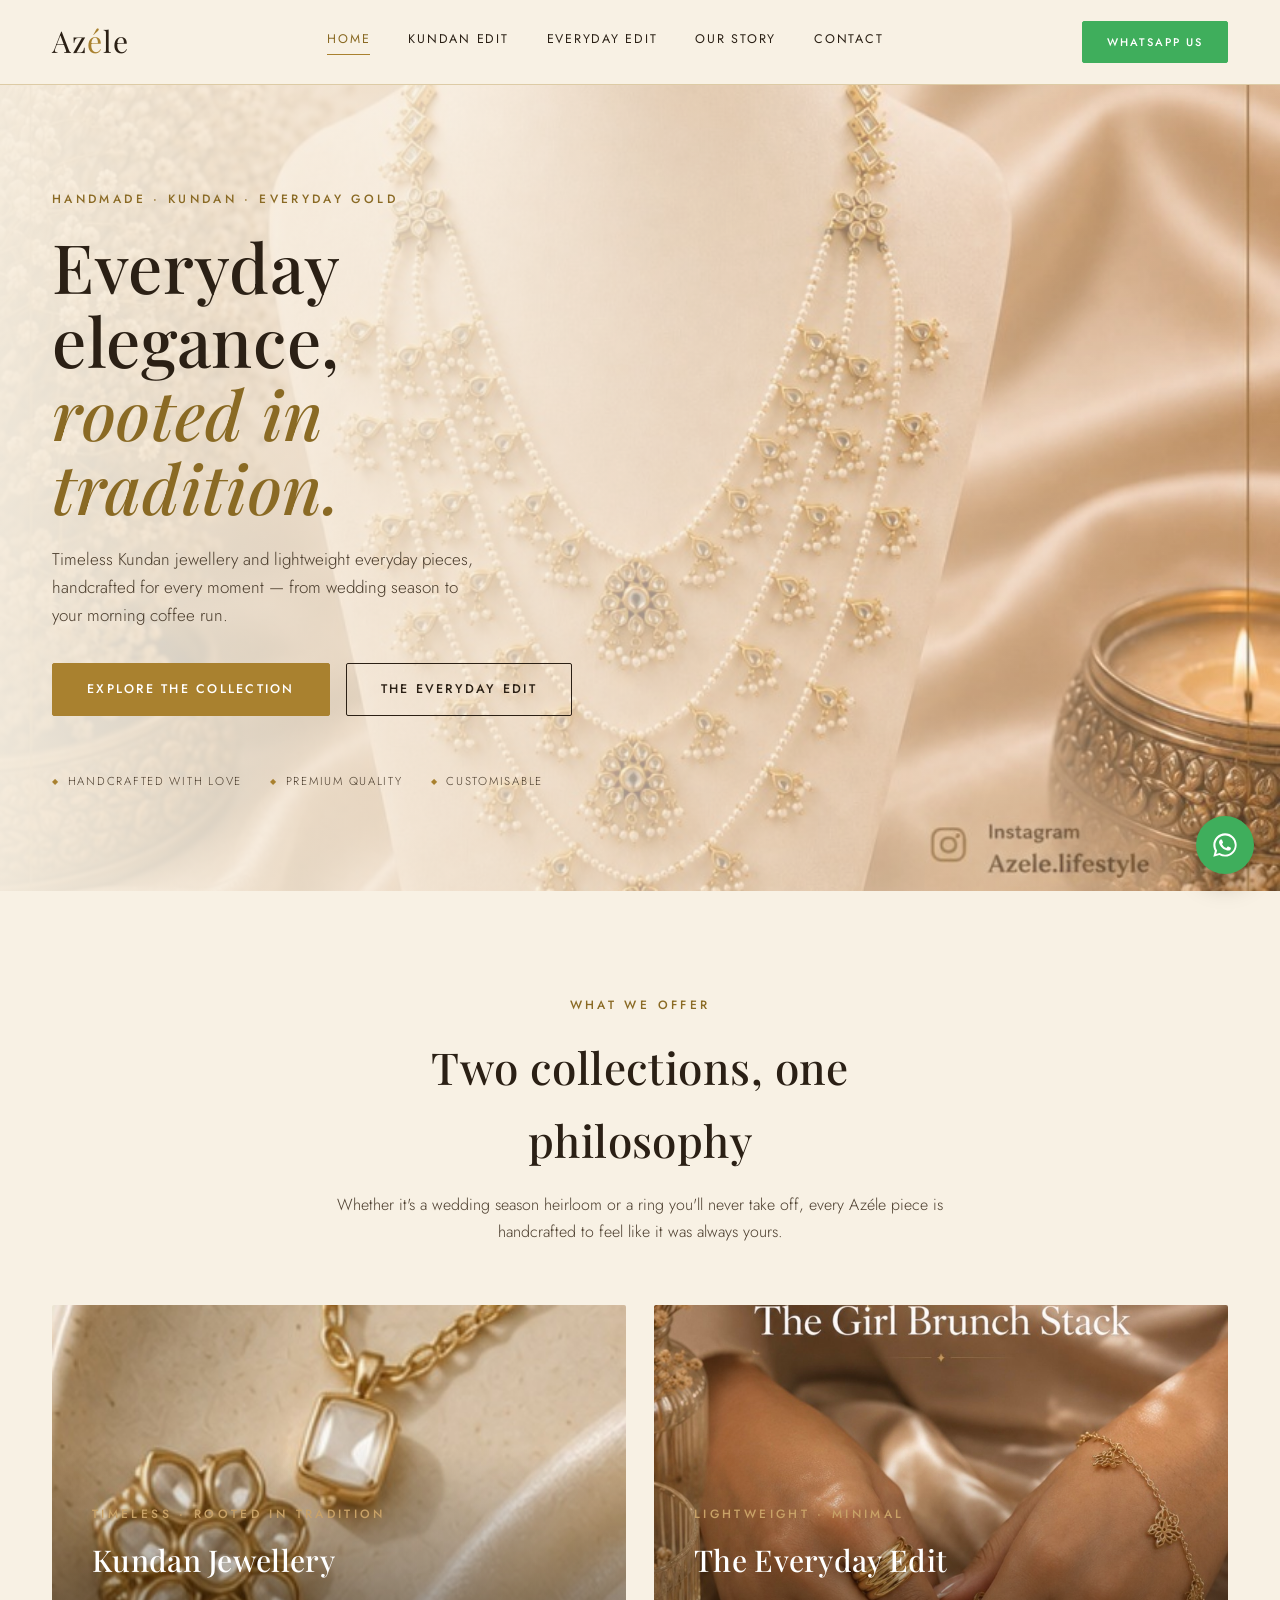
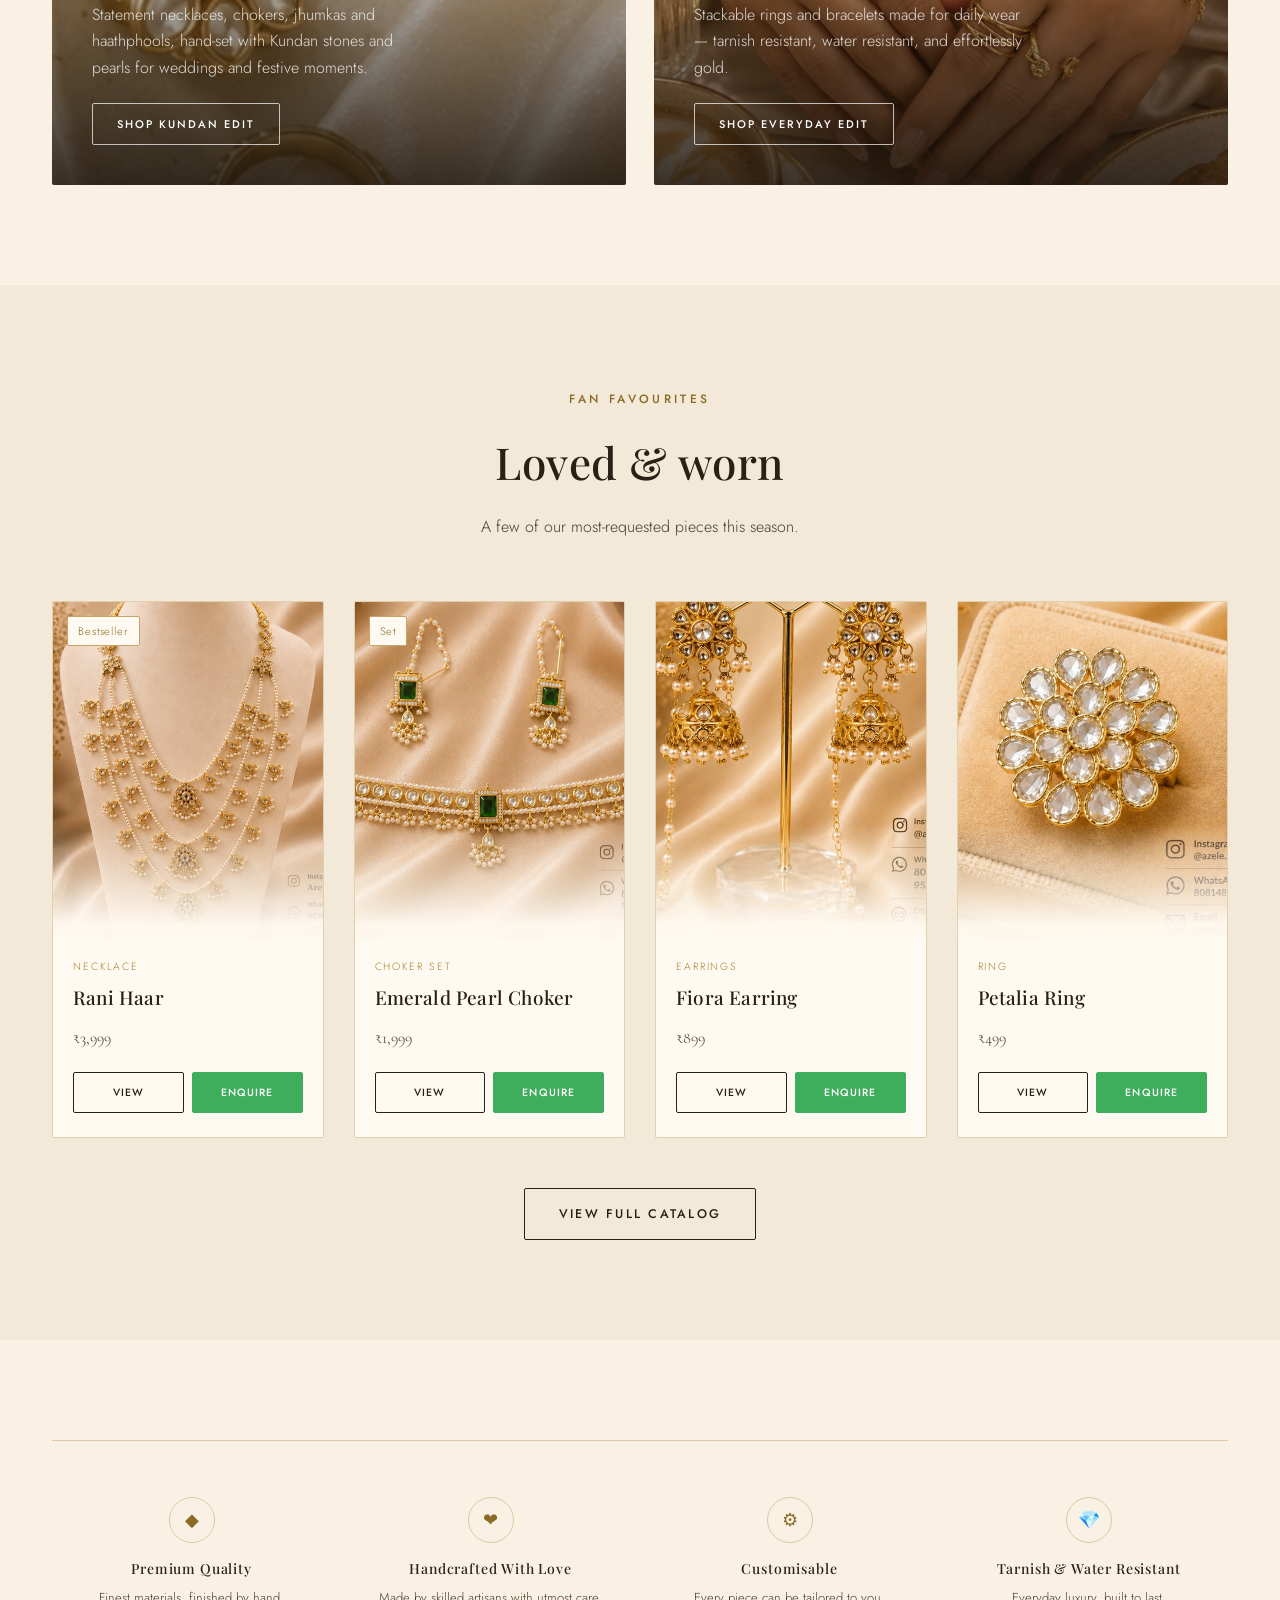
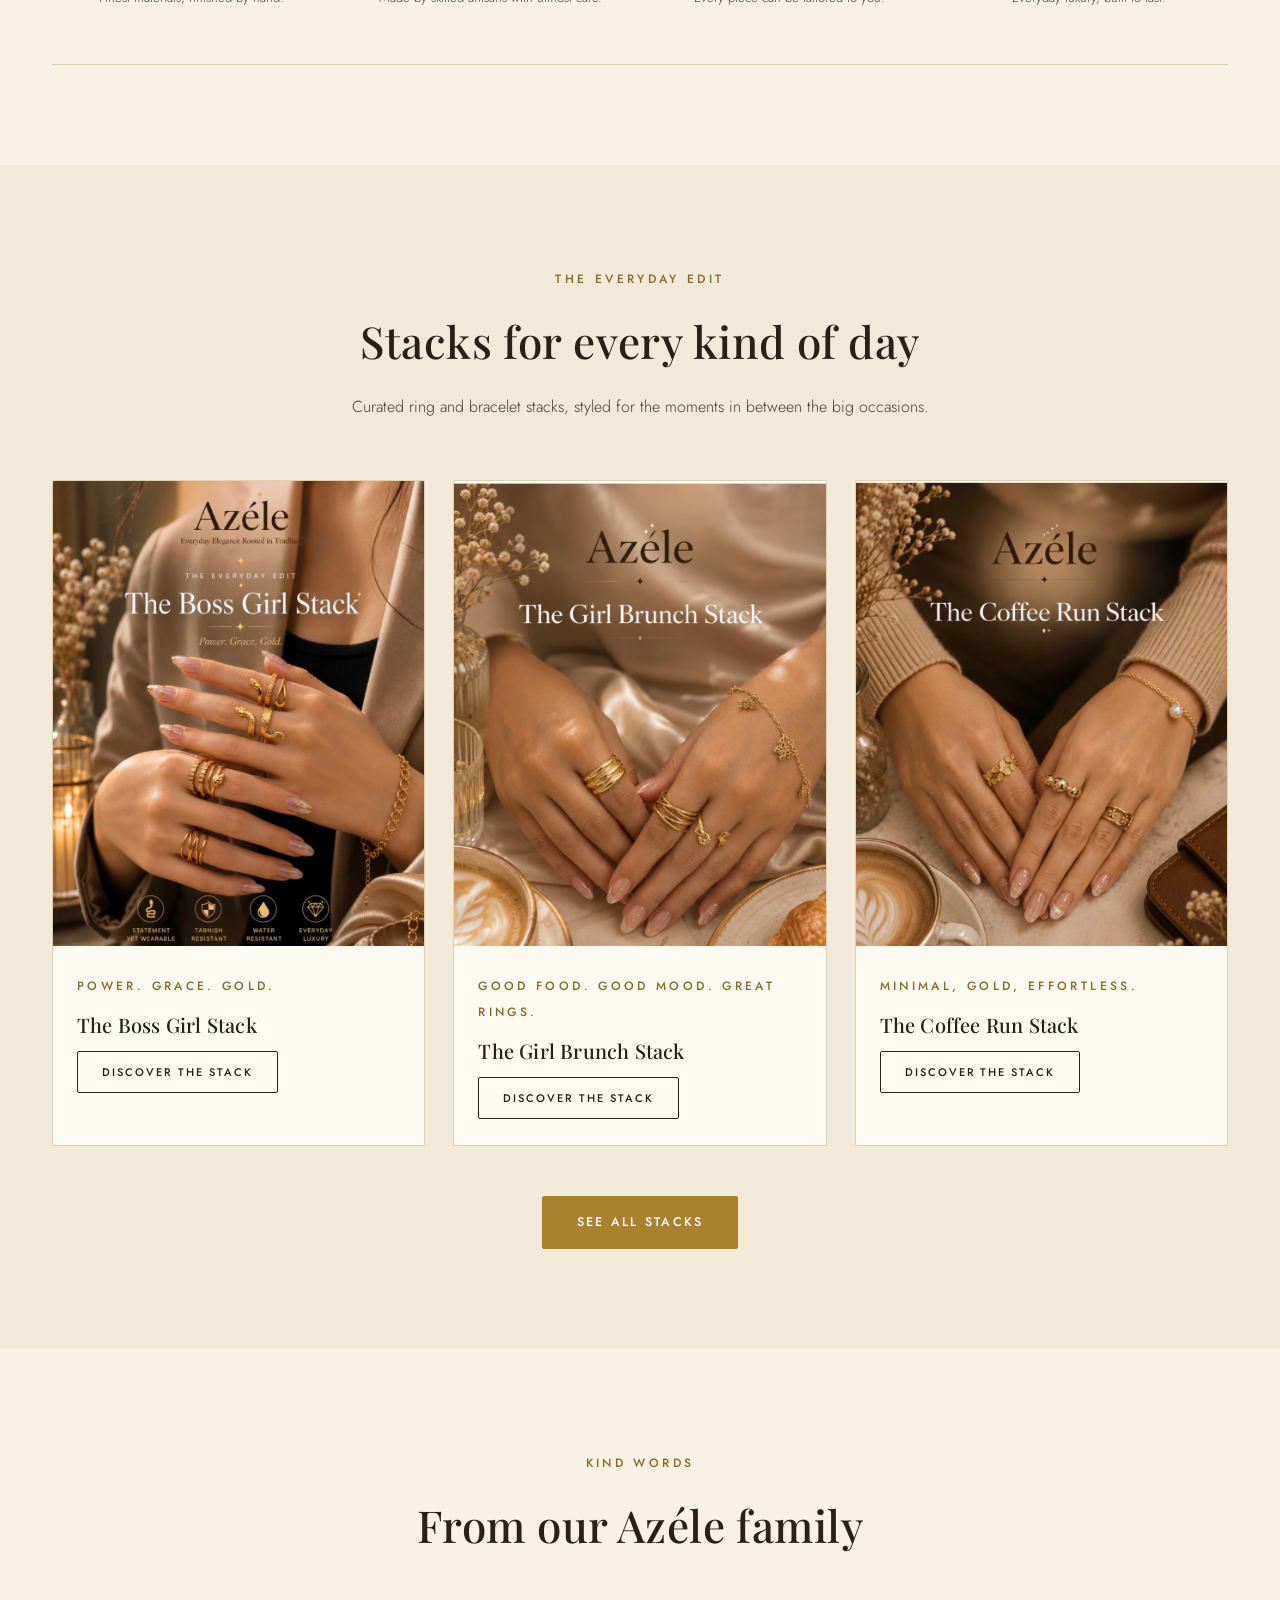
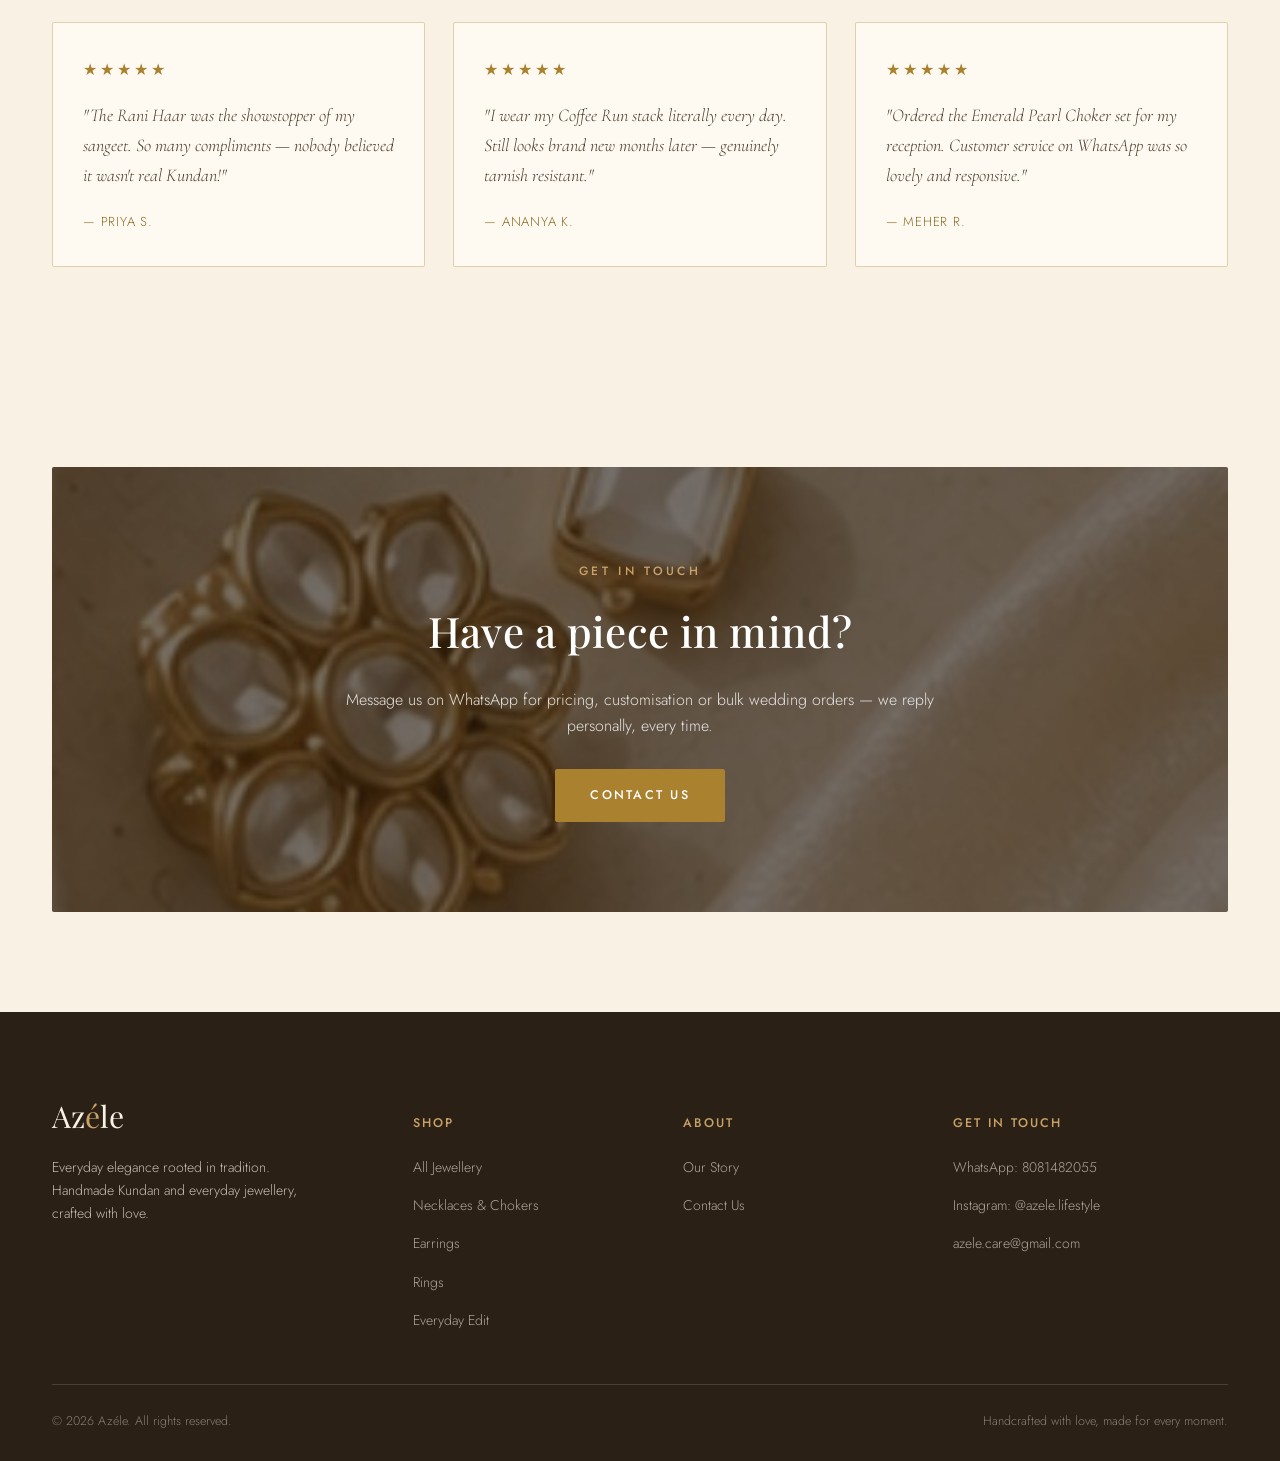
<file: index.html>
<!DOCTYPE html>
<html lang="en">
<head>
<meta charset="UTF-8">
<meta name="viewport" content="width=device-width, initial-scale=1.0">
<title>Azéle — Everyday Elegance Rooted in Tradition</title>
<meta name="description" content="Azéle is a handmade jewellery brand offering timeless Kundan jewellery and lightweight everyday gold pieces. Handcrafted with love, made for every moment.">
<link rel="preconnect" href="https://fonts.googleapis.com">
<link rel="stylesheet" href="css/style.css">
</head>
<body>

<header class="site-header" id="site-header"></header>

<section class="hero">
  <img src="images/rani-haar.jpg" alt="" class="hero-bg">
  <div class="hero-scrim"></div>
  <div class="hero-content">
    <div class="hero-inner">
      <span class="eyebrow">Handmade &middot; Kundan &middot; Everyday Gold</span>
      <h1>Everyday elegance,<br><em>rooted in tradition.</em></h1>
      <p class="lead">Timeless Kundan jewellery and lightweight everyday pieces, handcrafted for every moment — from wedding season to your morning coffee run.</p>
      <div class="hero-ctas">
        <a href="shop.html" class="btn btn-gold">Explore The Collection</a>
        <a href="everyday-edit.html" class="btn">The Everyday Edit</a>
      </div>
      <div class="hero-badges">
        <span class="badge">Handcrafted with love</span>
        <span class="badge">Premium quality</span>
        <span class="badge">Customisable</span>
      </div>
    </div>
  </div>
</section>

<section>
  <div class="wrap">
    <div class="section-head">
      <span class="eyebrow">What We Offer</span>
      <h2>Two collections, one philosophy</h2>
      <p>Whether it's a wedding season heirloom or a ring you'll never take off, every Azéle piece is handcrafted to feel like it was always yours.</p>
    </div>
    <div class="collection-split">
      <a href="shop.html" class="collection-card">
        <img src="images/texture-jewelry-plate.jpg" alt="Kundan jewellery collection">
        <div class="collection-card-body">
          <span class="eyebrow">Timeless &middot; Rooted in Tradition</span>
          <h3>Kundan Jewellery</h3>
          <p>Statement necklaces, chokers, jhumkas and haathphools, hand-set with Kundan stones and pearls for weddings and festive moments.</p>
          <span class="btn btn-outline-light btn-sm">Shop Kundan Edit</span>
        </div>
      </a>
      <a href="everyday-edit.html" class="collection-card">
        <img src="images/stack-girl-brunch.jpg" alt="Everyday jewellery collection">
        <div class="collection-card-body">
          <span class="eyebrow">Lightweight &middot; Minimal</span>
          <h3>The Everyday Edit</h3>
          <p>Stackable rings and bracelets made for daily wear — tarnish resistant, water resistant, and effortlessly gold.</p>
          <span class="btn btn-outline-light btn-sm">Shop Everyday Edit</span>
        </div>
      </a>
    </div>
  </div>
</section>

<section class="bg-soft">
  <div class="wrap">
    <div class="section-head">
      <span class="eyebrow">Fan Favourites</span>
      <h2>Loved &amp; worn</h2>
      <p>A few of our most-requested pieces this season.</p>
    </div>
    <div class="product-grid" id="featured-grid"></div>
    <div class="text-center" style="margin-top:50px;">
      <a href="shop.html" class="btn">View Full Catalog</a>
    </div>
  </div>
</section>

<section>
  <div class="wrap">
    <div class="feature-strip">
      <div class="feature-item">
        <div class="icon">&#9670;</div>
        <h4>Premium Quality</h4>
        <p>Finest materials, finished by hand.</p>
      </div>
      <div class="feature-item">
        <div class="icon">&#10084;</div>
        <h4>Handcrafted With Love</h4>
        <p>Made by skilled artisans with utmost care.</p>
      </div>
      <div class="feature-item">
        <div class="icon">&#9881;</div>
        <h4>Customisable</h4>
        <p>Every piece can be tailored to you.</p>
      </div>
      <div class="feature-item">
        <div class="icon">&#128142;</div>
        <h4>Tarnish &amp; Water Resistant</h4>
        <p>Everyday luxury, built to last.</p>
      </div>
    </div>
  </div>
</section>

<section class="bg-soft">
  <div class="wrap">
    <div class="section-head">
      <span class="eyebrow">The Everyday Edit</span>
      <h2>Stacks for every kind of day</h2>
      <p>Curated ring and bracelet stacks, styled for the moments in between the big occasions.</p>
    </div>
    <div class="testimonial-grid" id="stack-teaser-grid"></div>
    <div class="text-center" style="margin-top:50px;">
      <a href="everyday-edit.html" class="btn btn-gold">See All Stacks</a>
    </div>
  </div>
</section>

<section>
  <div class="wrap">
    <div class="section-head">
      <span class="eyebrow">Kind Words</span>
      <h2>From our Azéle family</h2>
    </div>
    <div class="testimonial-grid">
      <div class="testimonial-card">
        <div class="stars">★★★★★</div>
        <p class="quote">"The Rani Haar was the showstopper of my sangeet. So many compliments — nobody believed it wasn't real Kundan!"</p>
        <div class="author">— Priya S.</div>
      </div>
      <div class="testimonial-card">
        <div class="stars">★★★★★</div>
        <p class="quote">"I wear my Coffee Run stack literally every day. Still looks brand new months later — genuinely tarnish resistant."</p>
        <div class="author">— Ananya K.</div>
      </div>
      <div class="testimonial-card">
        <div class="stars">★★★★★</div>
        <p class="quote">"Ordered the Emerald Pearl Choker set for my reception. Customer service on WhatsApp was so lovely and responsive."</p>
        <div class="author">— Meher R.</div>
      </div>
    </div>
  </div>
</section>

<section>
  <div class="wrap">
    <div class="cta-banner">
      <img src="images/texture-jewelry-plate.jpg" alt="">
      <div class="scrim"></div>
      <div class="cta-banner-content">
        <span class="eyebrow" style="color:var(--gold-light)">Get In Touch</span>
        <h2>Have a piece in mind?</h2>
        <p>Message us on WhatsApp for pricing, customisation or bulk wedding orders — we reply personally, every time.</p>
        <a href="contact.html" class="btn btn-gold">Contact Us</a>
      </div>
    </div>
  </div>
</section>

<footer class="site-footer" id="site-footer"></footer>

<script src="js/products.js"></script>
<script src="js/site.js"></script>
<script>
  renderHeader("home");
  renderFooter();

  const featuredSlugs = ["rani-haar", "emerald-pearl-choker", "fiora-earring", "petalia-ring"];
  document.getElementById("featured-grid").innerHTML = featuredSlugs.map(slug => {
    const p = getProductBySlug(slug);
    return `
      <div class="product-card">
        <a href="product.html?slug=${p.slug}">
          <div class="product-media">
            ${p.tag ? `<span class="product-tag">${p.tag}</span>` : ""}
            <img src="${p.image}" alt="${p.name}" loading="lazy">
          </div>
        </a>
        <div class="product-info">
          <span class="product-cat">${p.categoryLabel}</span>
          <h3 class="product-name"><a href="product.html?slug=${p.slug}">${p.name}</a></h3>
          <span class="product-price">${formatPrice(p.price)}</span>
          <div class="product-actions">
            <a href="product.html?slug=${p.slug}" class="btn btn-sm">View</a>
            <a href="${productWhatsappLink(p)}" target="_blank" rel="noopener" class="btn btn-whatsapp btn-sm">Enquire</a>
          </div>
        </div>
      </div>
    `;
  }).join("");

  document.getElementById("stack-teaser-grid").innerHTML = STACKS.map(s => `
    <div class="testimonial-card" style="padding:0; overflow:hidden;">
      <img src="${s.image}" alt="${s.name}" style="width:100%; aspect-ratio:4/5; object-fit:cover; object-position: top;">
      <div style="padding:26px 24px;">
        <span class="eyebrow">${s.tagline}</span>
        <h3 style="font-size:20px; margin:10px 0 10px;">${s.name}</h3>
        <a href="everyday-edit.html#${s.slug}" class="btn btn-sm">Discover The Stack</a>
      </div>
    </div>
  `).join("");
</script>
</body>
</html>
</file>
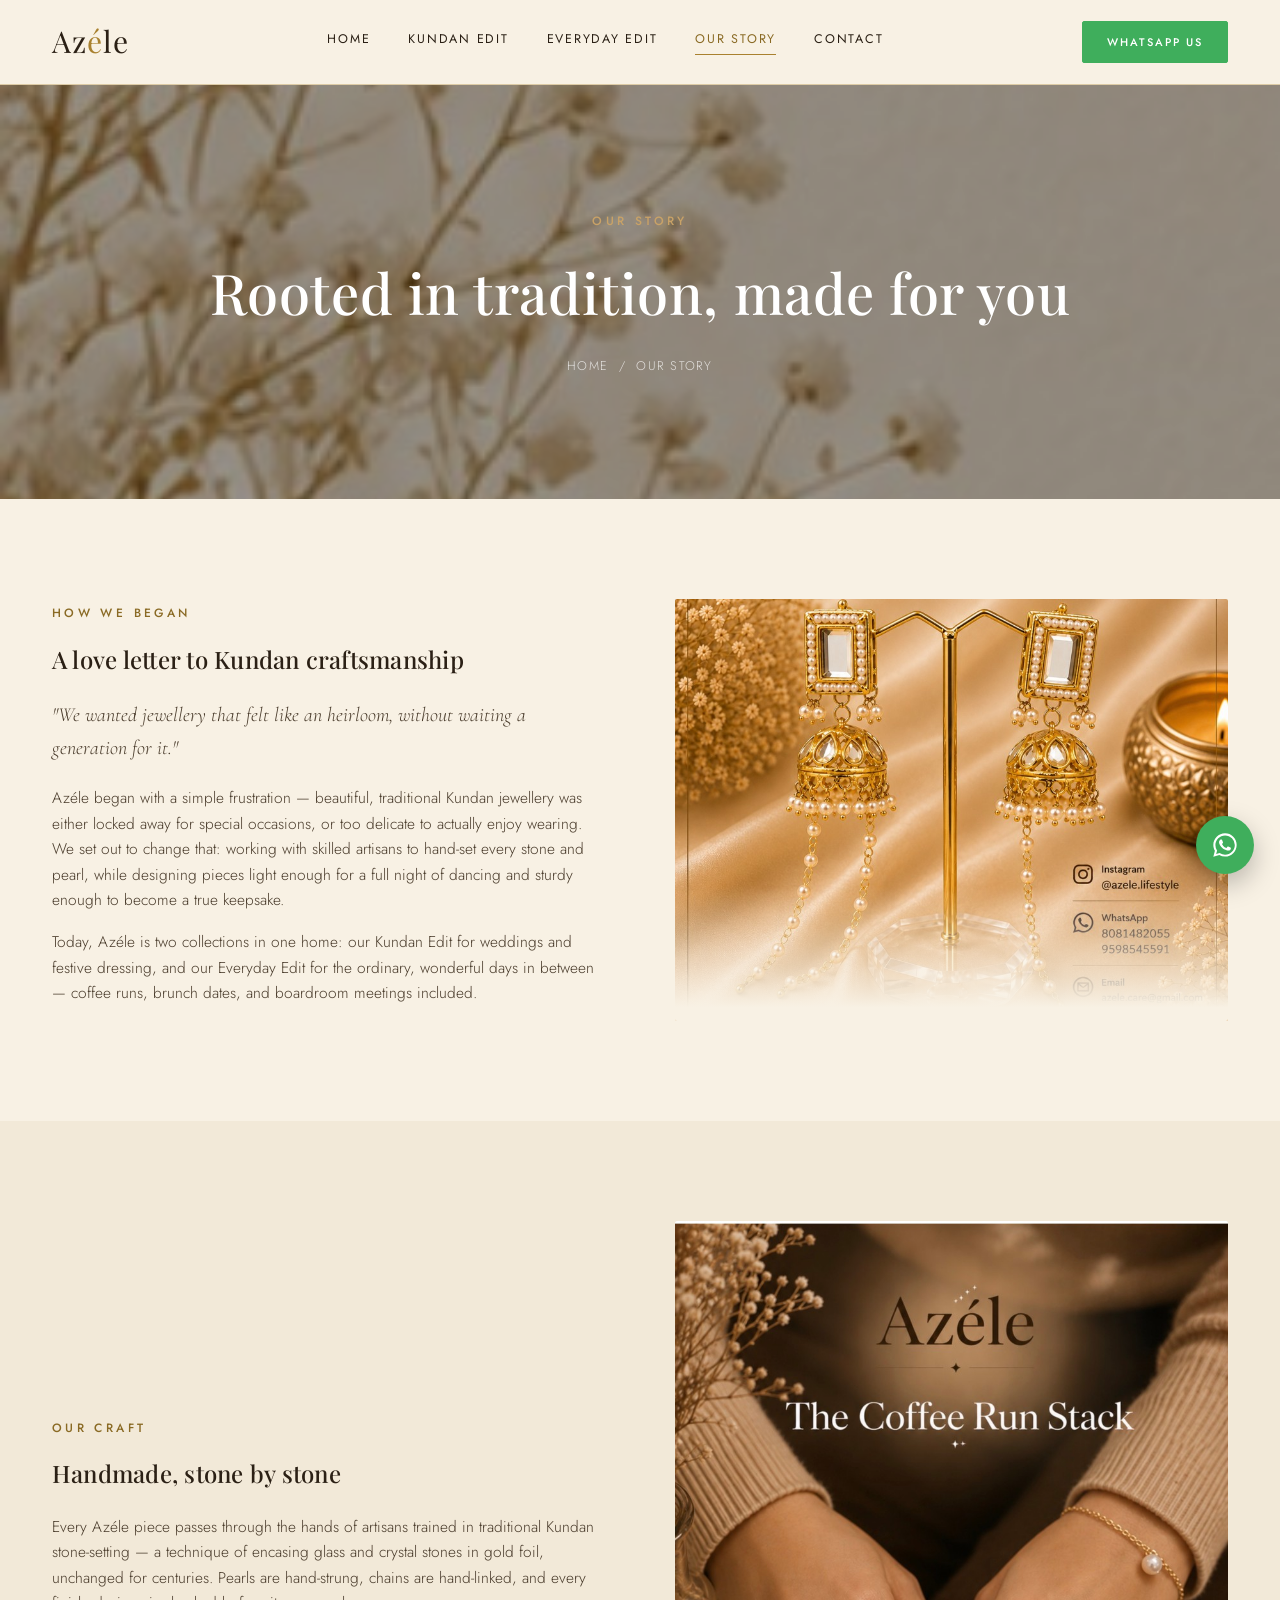
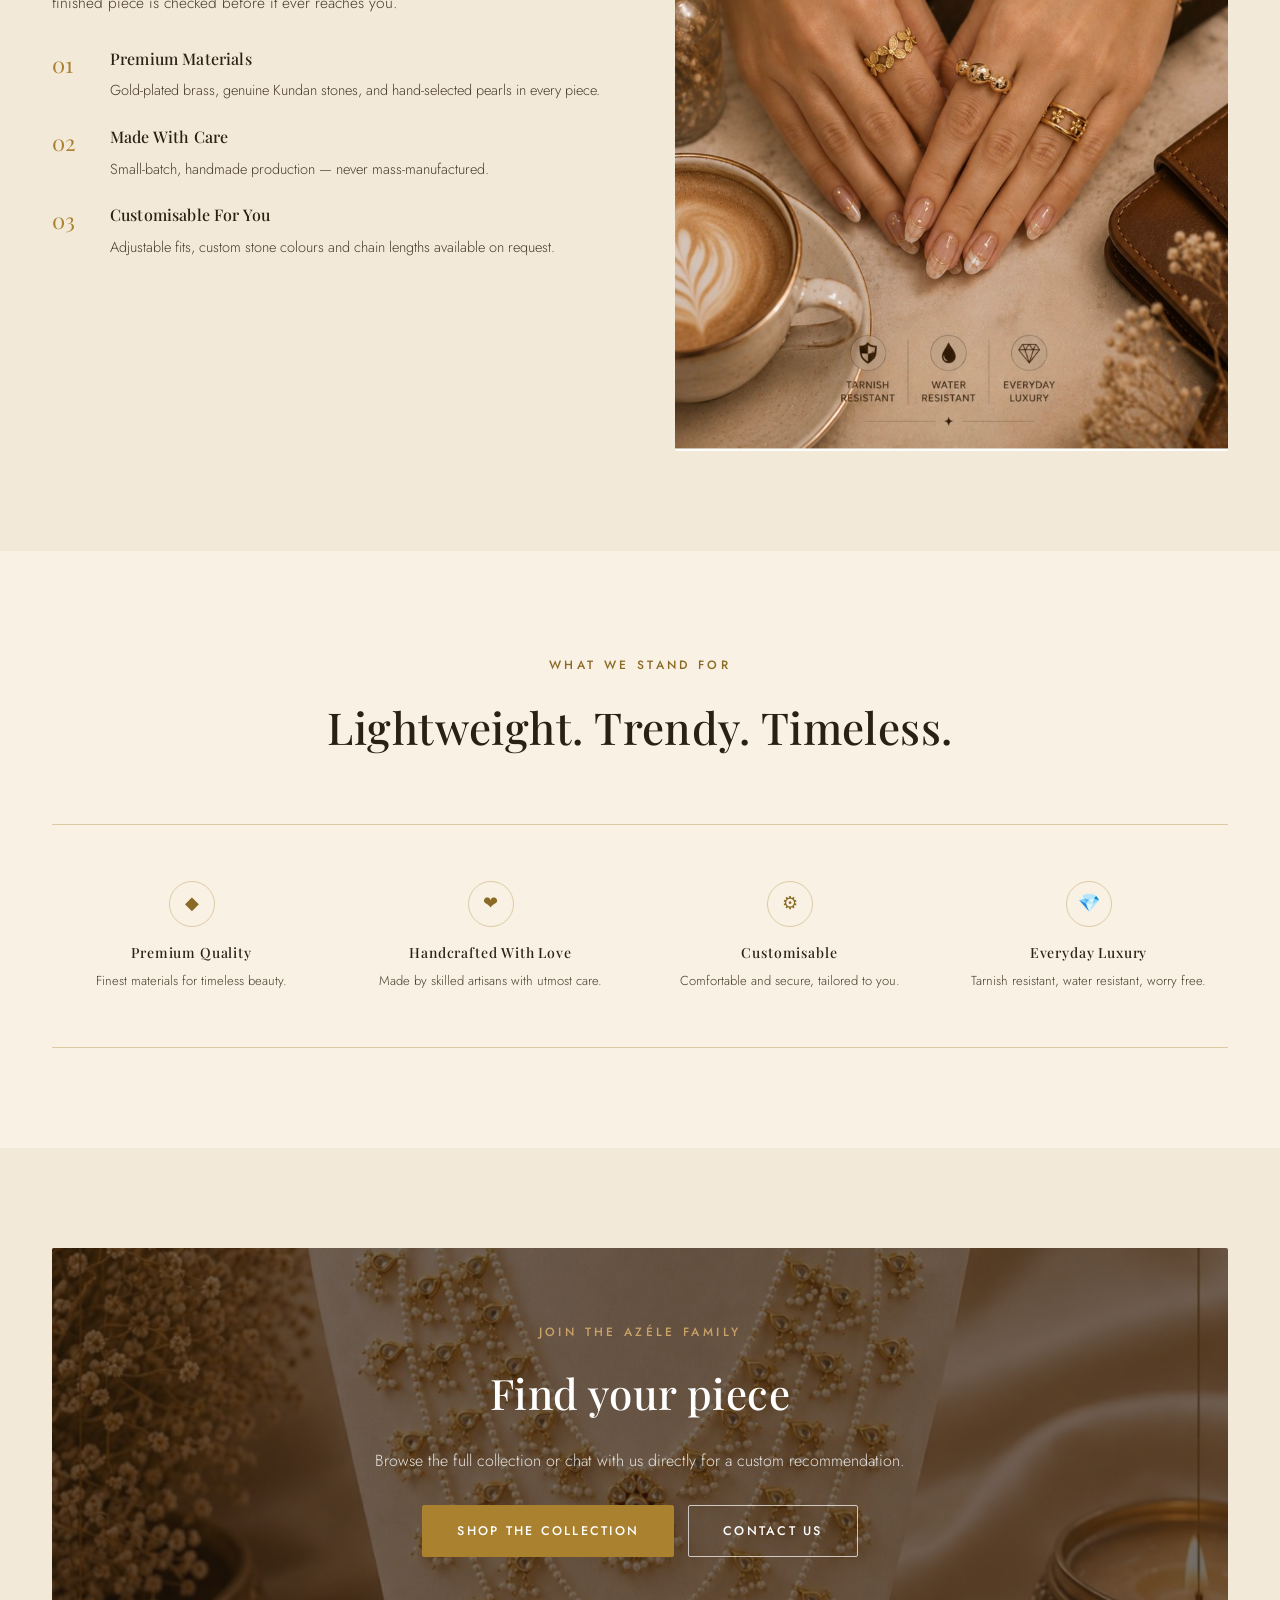
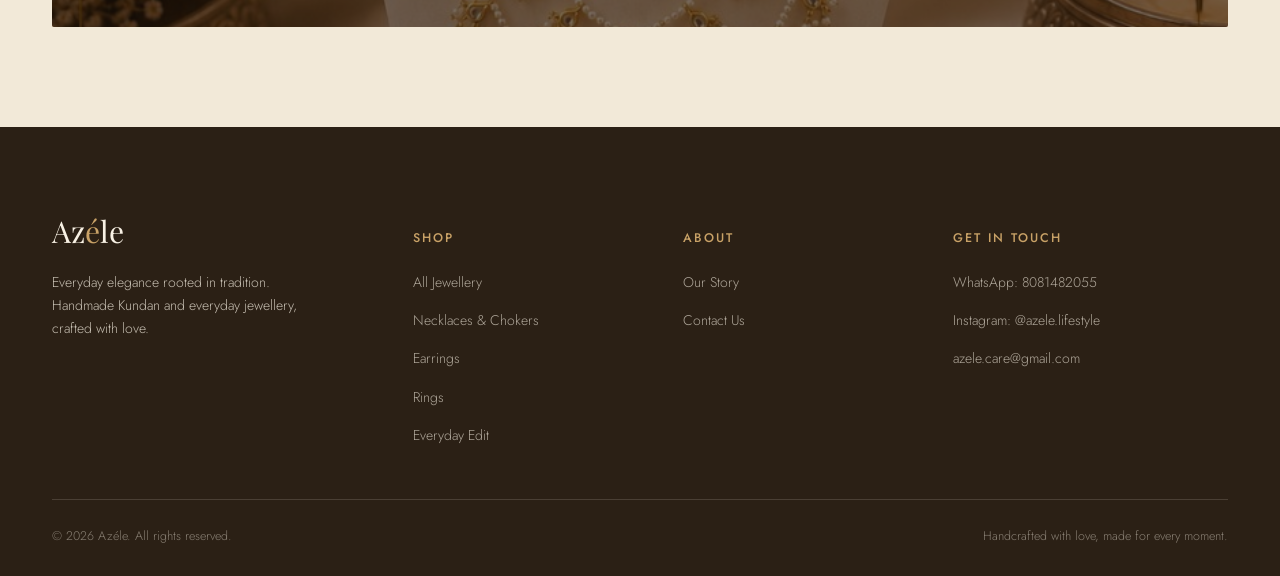
<file: about.html>
<!DOCTYPE html>
<html lang="en">
<head>
<meta charset="UTF-8">
<meta name="viewport" content="width=device-width, initial-scale=1.0">
<title>Our Story — Azéle</title>
<meta name="description" content="Azéle is a handmade jewellery brand rooted in tradition — learn about our craftsmanship, our artisans, and our promise of everyday elegance.">
<link rel="preconnect" href="https://fonts.googleapis.com">
<link rel="stylesheet" href="css/style.css">
</head>
<body>

<header class="site-header" id="site-header"></header>

<section class="page-hero">
  <img src="images/texture-flowers.jpg" alt="" style="object-position:center 30%;">
  <div class="scrim"></div>
  <div class="page-hero-content">
    <span class="eyebrow">Our Story</span>
    <h1>Rooted in tradition, made for you</h1>
    <div class="breadcrumb"><a href="index.html">Home</a> &nbsp;/&nbsp; Our Story</div>
  </div>
</section>

<section>
  <div class="wrap">
    <div class="about-split">
      <div>
        <span class="eyebrow">How We Began</span>
        <h2 style="margin-top:14px;">A love letter to Kundan craftsmanship</h2>
        <p class="serif-italic" style="margin-top:20px;">"We wanted jewellery that felt like an heirloom, without waiting a generation for it."</p>
        <p style="color:var(--ink-soft); margin-top:20px; font-size:15.5px;">
          Azéle began with a simple frustration — beautiful, traditional Kundan jewellery was either locked away for special occasions, or too delicate to actually enjoy wearing. We set out to change that: working with skilled artisans to hand-set every stone and pearl, while designing pieces light enough for a full night of dancing and sturdy enough to become a true keepsake.
        </p>
        <p style="color:var(--ink-soft); margin-top:16px; font-size:15.5px;">
          Today, Azéle is two collections in one home: our Kundan Edit for weddings and festive dressing, and our Everyday Edit for the ordinary, wonderful days in between — coffee runs, brunch dates, and boardroom meetings included.
        </p>
      </div>
      <div class="img-col">
        <div class="photo-fade" style="--fade-color: var(--cream);">
          <img src="images/celeste-earring.jpg" alt="Handcrafted Kundan earrings">
        </div>
      </div>
    </div>
  </div>
</section>

<section class="bg-soft">
  <div class="wrap">
    <div class="about-split reverse">
      <div class="img-col">
        <img src="images/stack-coffee-run.jpg" alt="Everyday Azéle jewellery being worn">
      </div>
      <div>
        <span class="eyebrow">Our Craft</span>
        <h2 style="margin-top:14px;">Handmade, stone by stone</h2>
        <p style="color:var(--ink-soft); margin-top:20px; font-size:15.5px;">
          Every Azéle piece passes through the hands of artisans trained in traditional Kundan stone-setting — a technique of encasing glass and crystal stones in gold foil, unchanged for centuries. Pearls are hand-strung, chains are hand-linked, and every finished piece is checked before it ever reaches you.
        </p>
        <ul class="value-list">
          <li>
            <span class="num">01</span>
            <div>
              <h4>Premium Materials</h4>
              <p>Gold-plated brass, genuine Kundan stones, and hand-selected pearls in every piece.</p>
            </div>
          </li>
          <li>
            <span class="num">02</span>
            <div>
              <h4>Made With Care</h4>
              <p>Small-batch, handmade production — never mass-manufactured.</p>
            </div>
          </li>
          <li>
            <span class="num">03</span>
            <div>
              <h4>Customisable For You</h4>
              <p>Adjustable fits, custom stone colours and chain lengths available on request.</p>
            </div>
          </li>
        </ul>
      </div>
    </div>
  </div>
</section>

<section>
  <div class="wrap">
    <div class="section-head">
      <span class="eyebrow">What We Stand For</span>
      <h2>Lightweight. Trendy. Timeless.</h2>
    </div>
    <div class="feature-strip">
      <div class="feature-item">
        <div class="icon">&#9670;</div>
        <h4>Premium Quality</h4>
        <p>Finest materials for timeless beauty.</p>
      </div>
      <div class="feature-item">
        <div class="icon">&#10084;</div>
        <h4>Handcrafted With Love</h4>
        <p>Made by skilled artisans with utmost care.</p>
      </div>
      <div class="feature-item">
        <div class="icon">&#9881;</div>
        <h4>Customisable</h4>
        <p>Comfortable and secure, tailored to you.</p>
      </div>
      <div class="feature-item">
        <div class="icon">&#128142;</div>
        <h4>Everyday Luxury</h4>
        <p>Tarnish resistant, water resistant, worry free.</p>
      </div>
    </div>
  </div>
</section>

<section class="bg-soft">
  <div class="wrap">
    <div class="cta-banner" style="padding:70px 40px;">
      <img src="images/rani-haar.jpg" alt="">
      <div class="scrim"></div>
      <div class="cta-banner-content">
        <span class="eyebrow" style="color:var(--gold-light)">Join The Azéle Family</span>
        <h2>Find your piece</h2>
        <p>Browse the full collection or chat with us directly for a custom recommendation.</p>
        <div style="display:flex; gap:14px; justify-content:center; flex-wrap:wrap;">
          <a href="shop.html" class="btn btn-gold">Shop The Collection</a>
          <a href="contact.html" class="btn btn-outline-light">Contact Us</a>
        </div>
      </div>
    </div>
  </div>
</section>

<footer class="site-footer" id="site-footer"></footer>

<script src="js/products.js"></script>
<script src="js/site.js"></script>
<script>
  renderHeader("about");
  renderFooter();
</script>
</body>
</html>
</file>
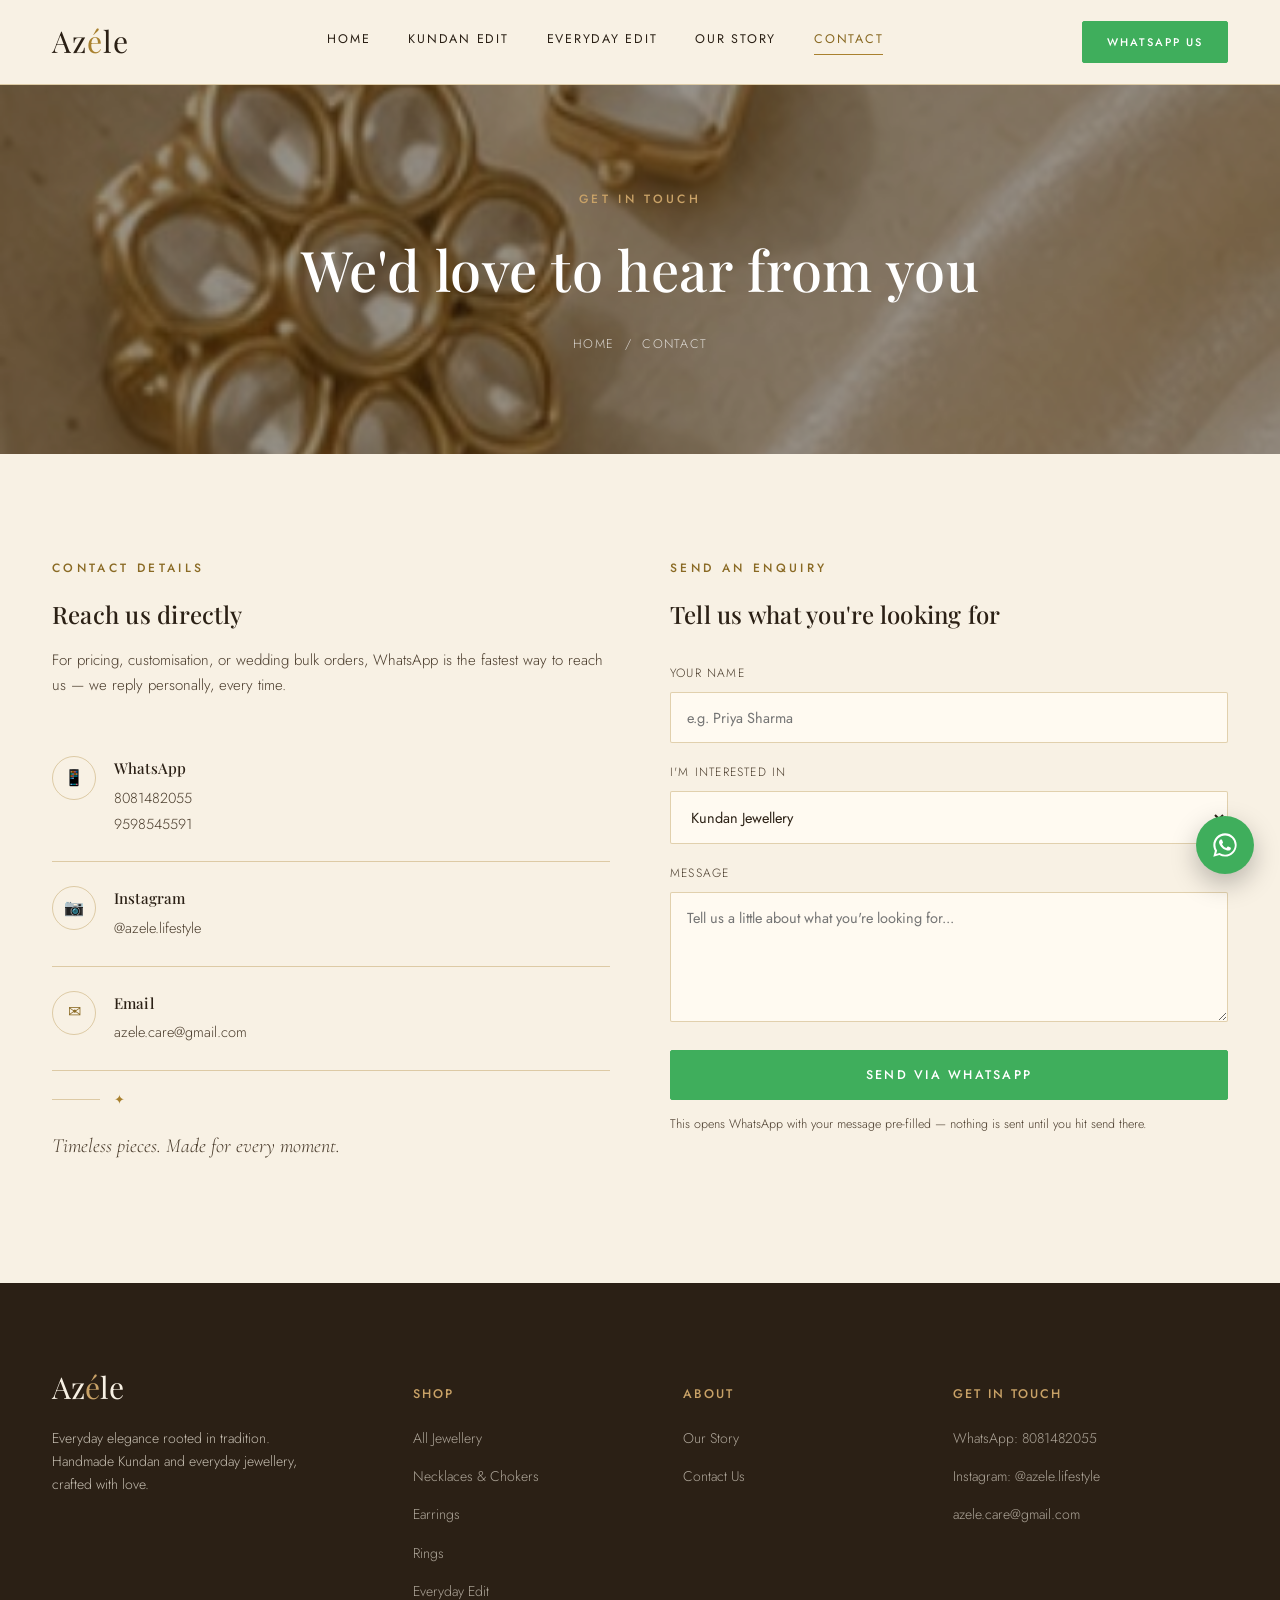
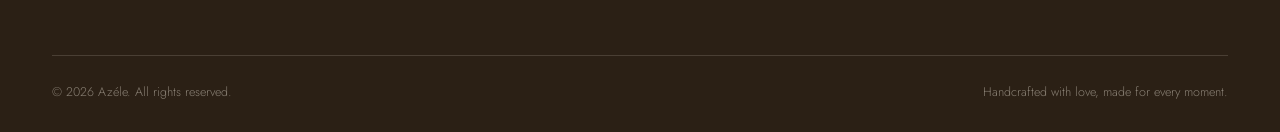
<file: contact.html>
<!DOCTYPE html>
<html lang="en">
<head>
<meta charset="UTF-8">
<meta name="viewport" content="width=device-width, initial-scale=1.0">
<title>Contact Us — Azéle</title>
<meta name="description" content="Get in touch with Azéle over WhatsApp, Instagram or email for custom orders, pricing and styling advice.">
<link rel="preconnect" href="https://fonts.googleapis.com">
<link rel="stylesheet" href="css/style.css">
</head>
<body>

<header class="site-header" id="site-header"></header>

<section class="page-hero" style="min-height:36vh;">
  <img src="images/texture-jewelry-plate.jpg" alt="">
  <div class="scrim"></div>
  <div class="page-hero-content">
    <span class="eyebrow">Get In Touch</span>
    <h1>We'd love to hear from you</h1>
    <div class="breadcrumb"><a href="index.html">Home</a> &nbsp;/&nbsp; Contact</div>
  </div>
</section>

<section>
  <div class="wrap">
    <div class="contact-grid">
      <div>
        <span class="eyebrow">Contact Details</span>
        <h2 style="margin-top:14px;">Reach us directly</h2>
        <p style="color:var(--ink-soft); margin-top:14px; font-size:15px;">For pricing, customisation, or wedding bulk orders, WhatsApp is the fastest way to reach us — we reply personally, every time.</p>

        <div style="margin-top:34px;">
          <div class="contact-info-item">
            <div class="icon">&#128241;</div>
            <div>
              <h4>WhatsApp</h4>
              <a href="" id="wa-link-1" target="_blank" rel="noopener">8081482055</a><br>
              <a href="" id="wa-link-2" target="_blank" rel="noopener">9598545591</a>
            </div>
          </div>
          <div class="contact-info-item">
            <div class="icon">&#128247;</div>
            <div>
              <h4>Instagram</h4>
              <a href="https://instagram.com/azele.lifestyle" target="_blank" rel="noopener">@azele.lifestyle</a>
            </div>
          </div>
          <div class="contact-info-item">
            <div class="icon">&#9993;</div>
            <div>
              <h4>Email</h4>
              <a href="mailto:azele.care@gmail.com">azele.care@gmail.com</a>
            </div>
          </div>
        </div>

        <div class="divider left"><span class="sparkle">&#10022;</span></div>
        <p class="serif-italic">Timeless pieces. Made for every moment.</p>
      </div>

      <div>
        <span class="eyebrow">Send An Enquiry</span>
        <h2 style="margin-top:14px;">Tell us what you're looking for</h2>
        <form id="contact-form" style="margin-top:30px;">
          <div class="form-field">
            <label for="name">Your Name</label>
            <input type="text" id="name" required placeholder="e.g. Priya Sharma">
          </div>
          <div class="form-field">
            <label for="interest">I'm Interested In</label>
            <select id="interest">
              <option value="Kundan Jewellery">Kundan Jewellery</option>
              <option value="Everyday Edit">Everyday Edit</option>
              <option value="A Custom Order">A Custom / Bulk Order</option>
              <option value="Something Else">Something Else</option>
            </select>
          </div>
          <div class="form-field">
            <label for="message">Message</label>
            <textarea id="message" placeholder="Tell us a little about what you're looking for..." required></textarea>
          </div>
          <button type="submit" class="btn btn-whatsapp btn-block">Send Via WhatsApp</button>
        </form>
        <p style="font-size:12.5px; color:var(--ink-soft); margin-top:14px;">This opens WhatsApp with your message pre-filled — nothing is sent until you hit send there.</p>
      </div>
    </div>
  </div>
</section>

<footer class="site-footer" id="site-footer"></footer>

<script src="js/products.js"></script>
<script src="js/site.js"></script>
<script>
  renderHeader("contact");
  renderFooter();

  document.getElementById("wa-link-1").href = whatsappLink("Hi Azéle! I have a question about your jewellery.");
  document.getElementById("wa-link-2").href = `https://wa.me/919598545591?text=${encodeURIComponent("Hi Azéle! I have a question about your jewellery.")}`;

  document.getElementById("contact-form").addEventListener("submit", function (e) {
    e.preventDefault();
    const name = document.getElementById("name").value.trim();
    const interest = document.getElementById("interest").value;
    const message = document.getElementById("message").value.trim();
    const text = `Hi Azéle! My name is ${name}.\nI'm interested in: ${interest}\n\n${message}`;
    window.open(whatsappLink(text), "_blank", "noopener");
  });
</script>
</body>
</html>
</file>
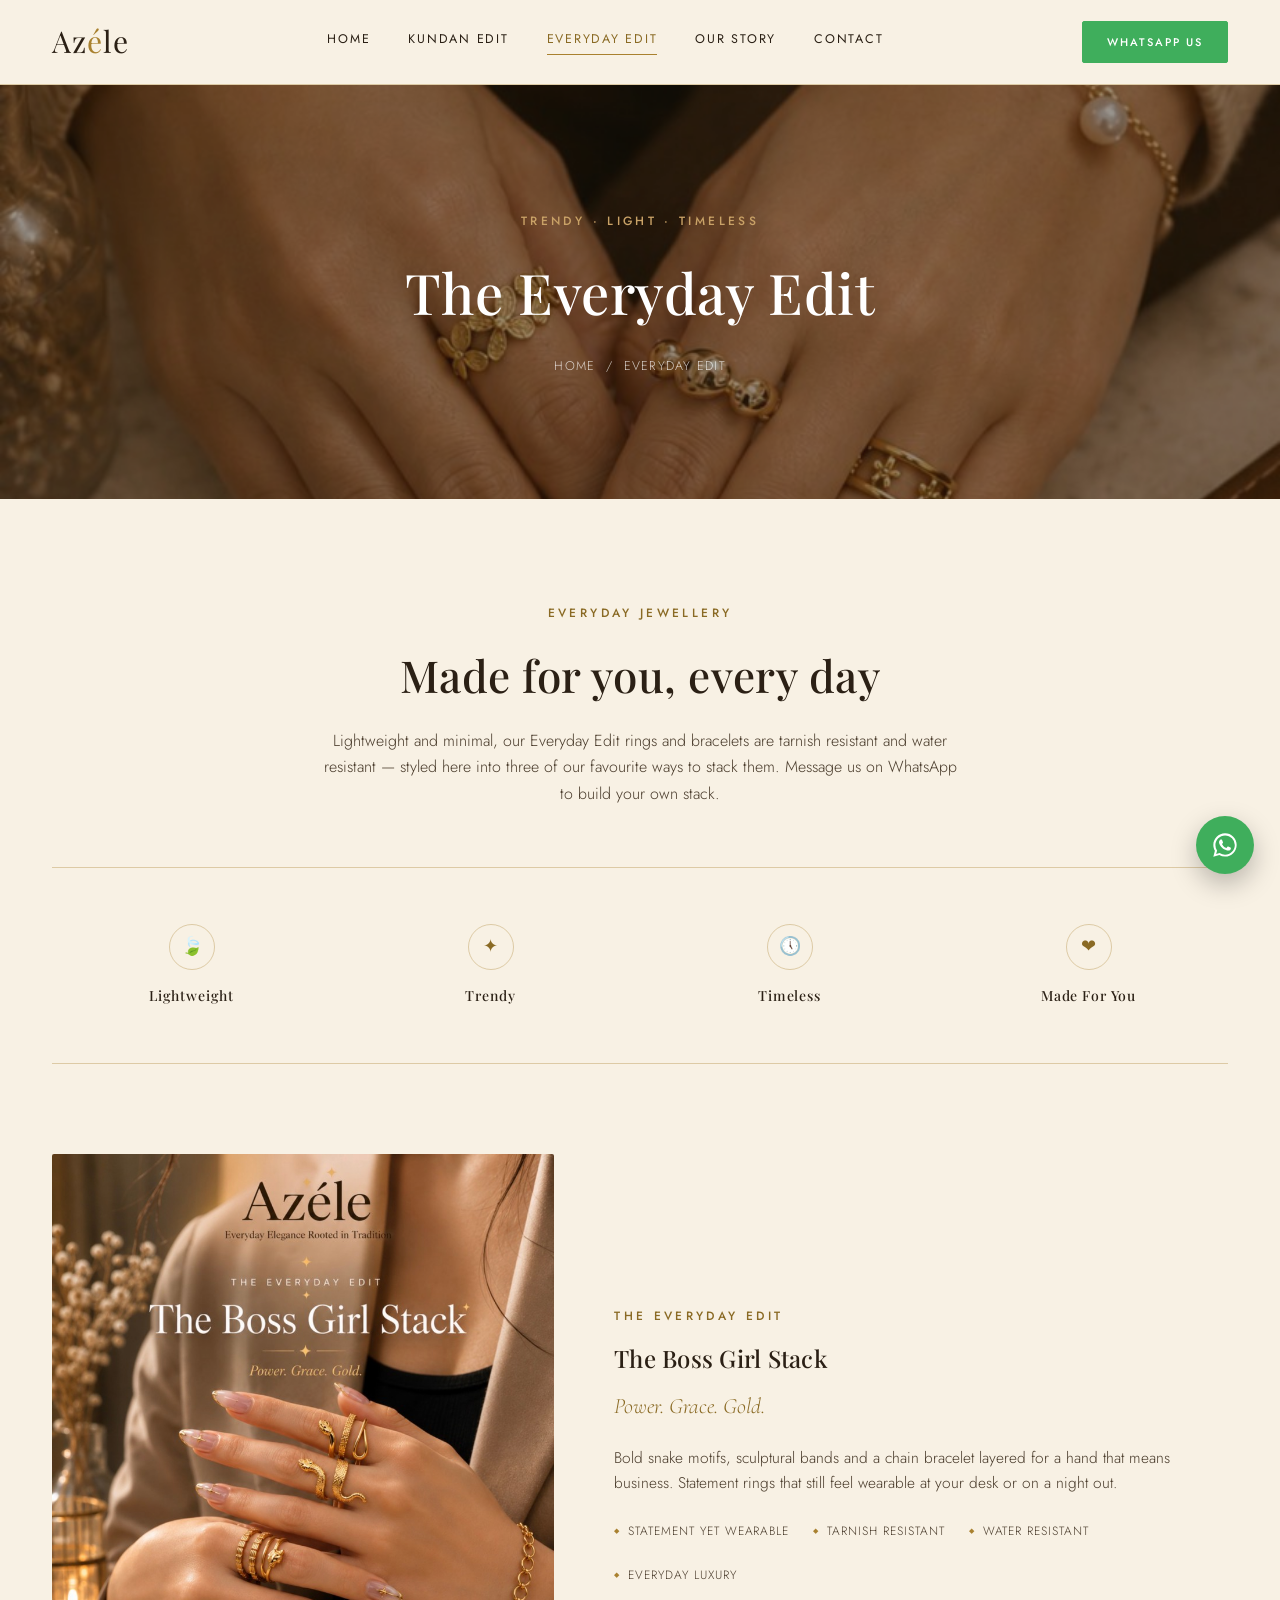
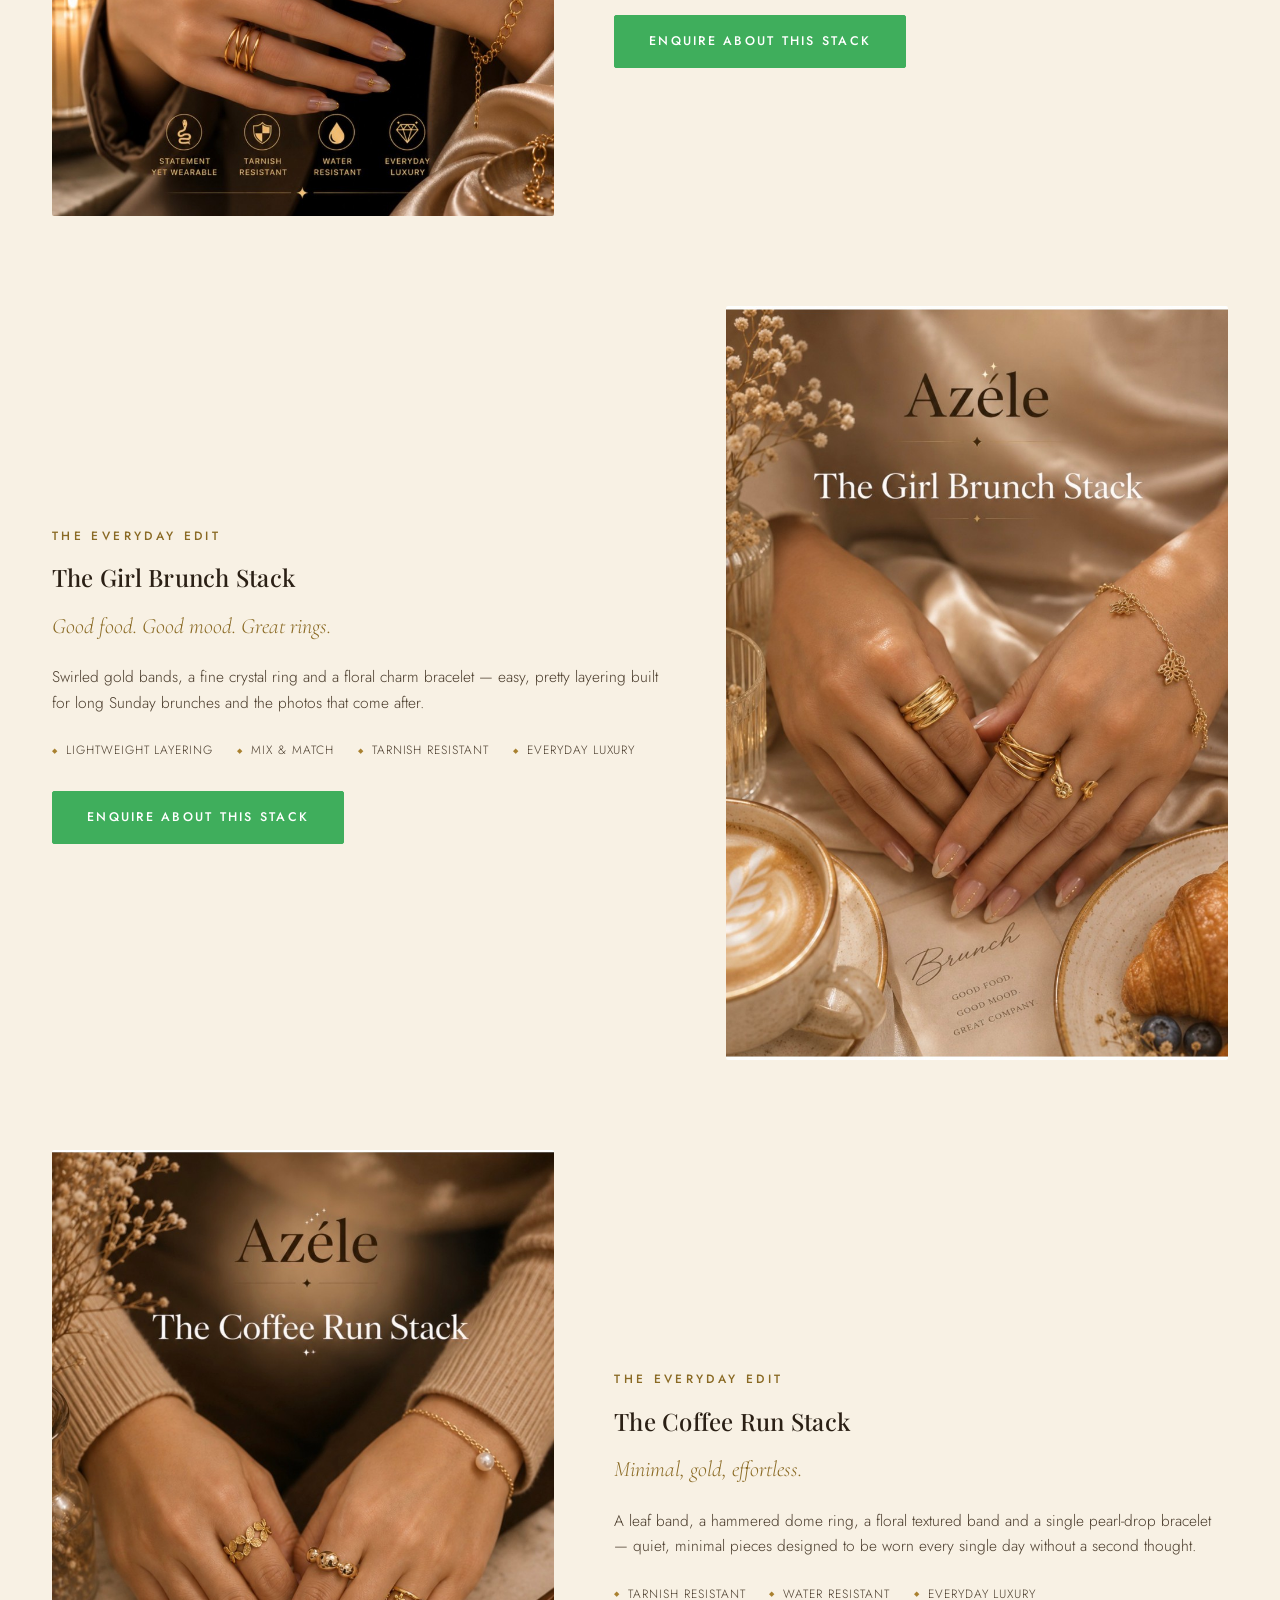
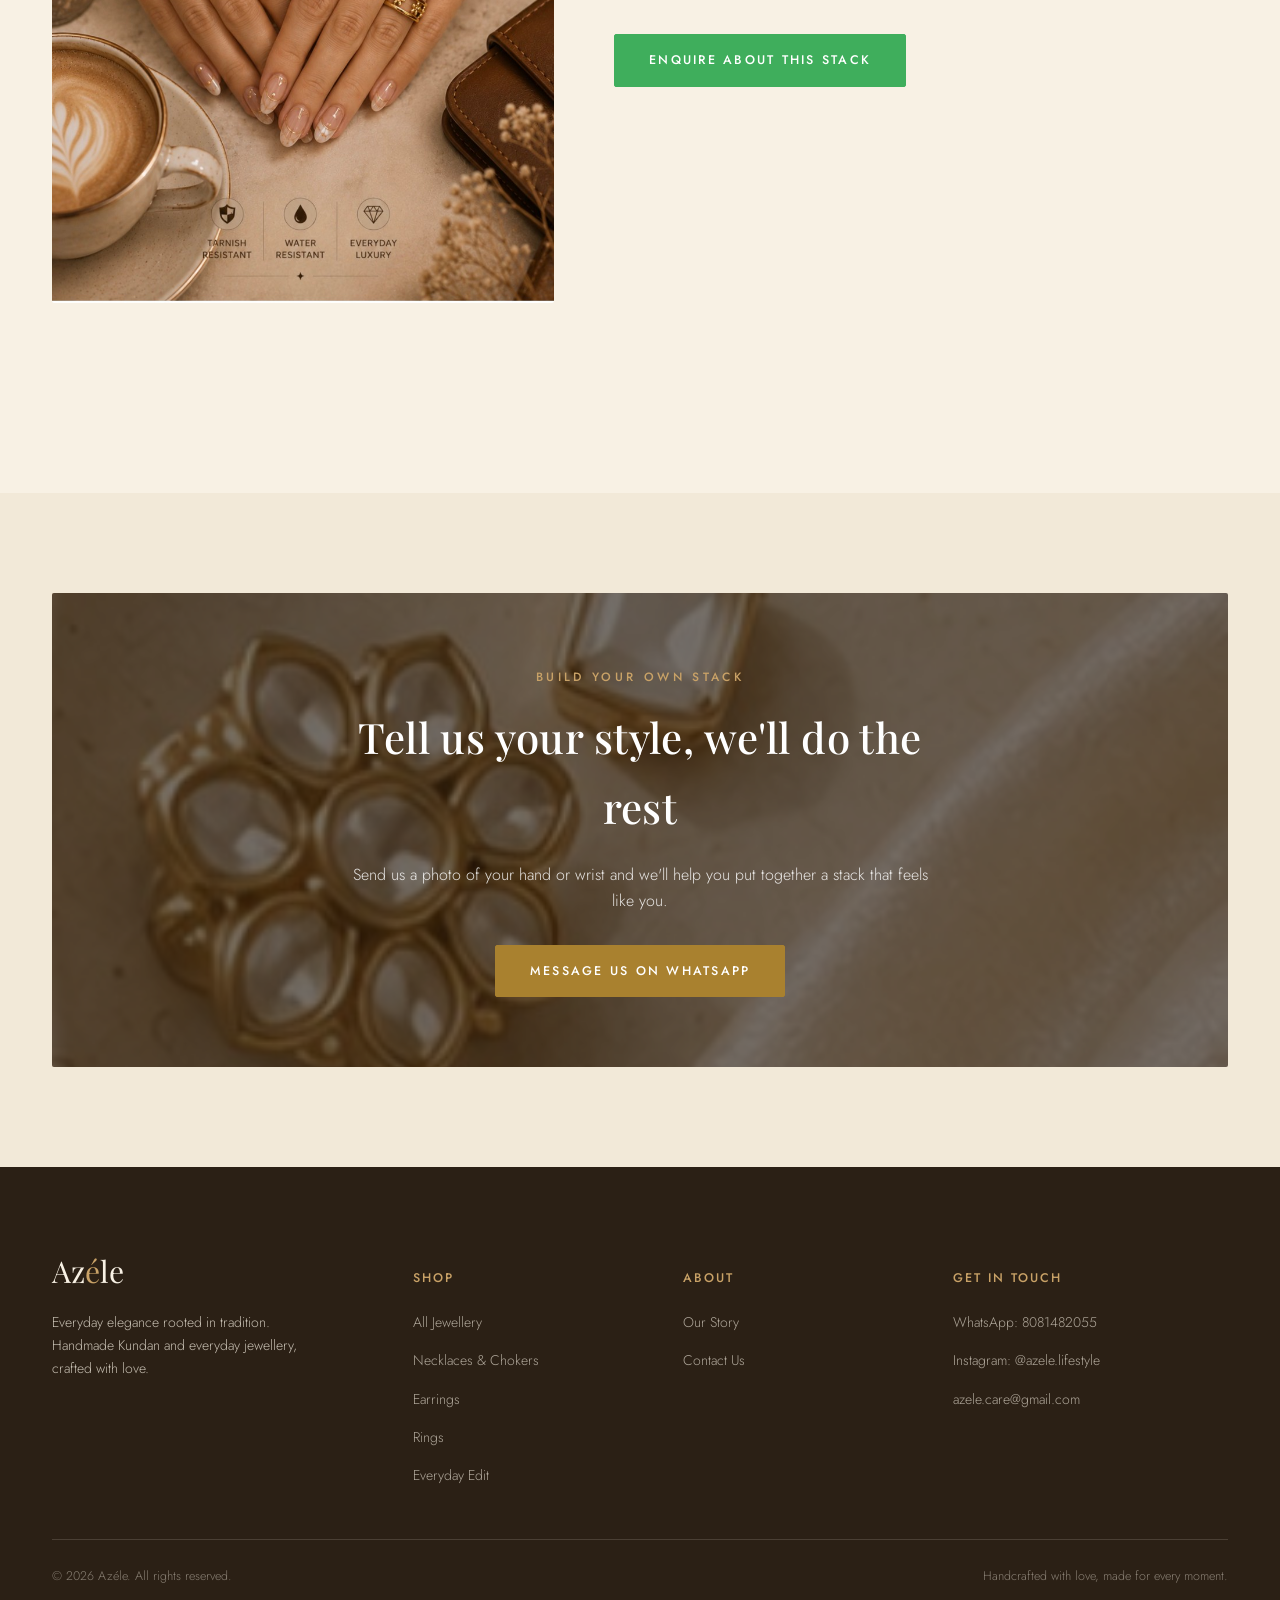
<file: everyday-edit.html>
<!DOCTYPE html>
<html lang="en">
<head>
<meta charset="UTF-8">
<meta name="viewport" content="width=device-width, initial-scale=1.0">
<title>The Everyday Edit — Azéle</title>
<meta name="description" content="Lightweight, minimal, tarnish-resistant stacking rings and bracelets designed for daily wear — curated into the Boss Girl, Girl Brunch and Coffee Run stacks.">
<link rel="preconnect" href="https://fonts.googleapis.com">
<link rel="stylesheet" href="css/style.css">
</head>
<body>

<header class="site-header" id="site-header"></header>

<section class="page-hero">
  <img src="images/texture-coffee-hands.jpg" alt="" style="object-position: center 30%;">
  <div class="scrim"></div>
  <div class="page-hero-content">
    <span class="eyebrow">Trendy &middot; Light &middot; Timeless</span>
    <h1>The Everyday Edit</h1>
    <div class="breadcrumb"><a href="index.html">Home</a> &nbsp;/&nbsp; Everyday Edit</div>
  </div>
</section>

<section>
  <div class="wrap">
    <div class="section-head">
      <span class="eyebrow">Everyday Jewellery</span>
      <h2>Made for you, every day</h2>
      <p>Lightweight and minimal, our Everyday Edit rings and bracelets are tarnish resistant and water resistant — styled here into three of our favourite ways to stack them. Message us on WhatsApp to build your own stack.</p>
    </div>

    <div class="feature-strip" style="margin-bottom:90px;">
      <div class="feature-item">
        <div class="icon">&#127811;</div>
        <h4>Lightweight</h4>
      </div>
      <div class="feature-item">
        <div class="icon">&#10022;</div>
        <h4>Trendy</h4>
      </div>
      <div class="feature-item">
        <div class="icon">&#128340;</div>
        <h4>Timeless</h4>
      </div>
      <div class="feature-item">
        <div class="icon">&#10084;</div>
        <h4>Made For You</h4>
      </div>
    </div>

    <div id="stacks-container"></div>
  </div>
</section>

<section class="bg-soft">
  <div class="wrap">
    <div class="cta-banner" style="padding:70px 40px;">
      <img src="images/texture-jewelry-plate.jpg" alt="">
      <div class="scrim"></div>
      <div class="cta-banner-content">
        <span class="eyebrow" style="color:var(--gold-light)">Build Your Own Stack</span>
        <h2>Tell us your style, we'll do the rest</h2>
        <p>Send us a photo of your hand or wrist and we'll help you put together a stack that feels like you.</p>
        <a href="#" id="stack-cta" class="btn btn-gold" target="_blank" rel="noopener">Message Us On WhatsApp</a>
      </div>
    </div>
  </div>
</section>

<footer class="site-footer" id="site-footer"></footer>

<script src="js/products.js"></script>
<script src="js/site.js"></script>
<script>
  renderHeader("everyday");
  renderFooter();

  document.getElementById("stacks-container").innerHTML = STACKS.map((s, i) => `
    <div class="stack-block ${i % 2 === 1 ? 'reverse' : ''}" id="${s.slug}">
      <div class="stack-img"><img src="${s.image}" alt="${s.name}"></div>
      <div>
        <span class="eyebrow">The Everyday Edit</span>
        <h2 style="margin-top:10px;">${s.name}</h2>
        <p class="stack-tagline">${s.tagline}</p>
        <p style="color:var(--ink-soft); font-size:15.5px;">${s.description}</p>
        <div class="stack-features">
          ${s.features.map(f => `<span>${f}</span>`).join("")}
        </div>
        <a href="${whatsappLink('Hi Azéle! I would love to know more about the ' + s.name + '.')}" target="_blank" rel="noopener" class="btn btn-whatsapp">Enquire About This Stack</a>
      </div>
    </div>
  `).join("");

  document.getElementById("stack-cta").href = whatsappLink("Hi Azéle! I'd love help building my own everyday stack.");
</script>
</body>
</html>
</file>
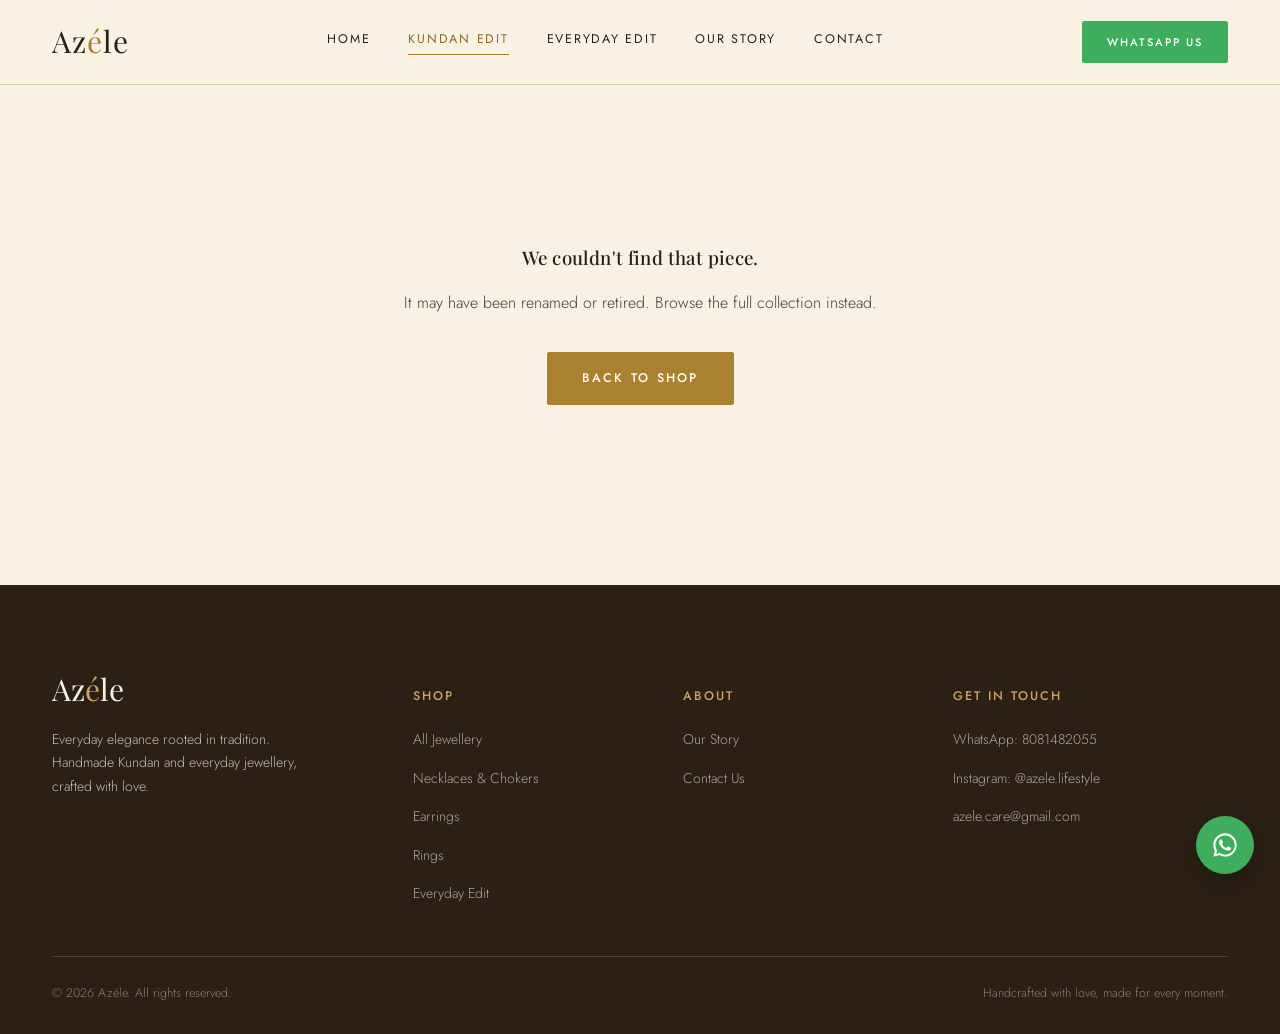
<file: product.html>
<!DOCTYPE html>
<html lang="en">
<head>
<meta charset="UTF-8">
<meta name="viewport" content="width=device-width, initial-scale=1.0">
<title id="page-title">Azéle</title>
<meta name="description" content="Handmade Kundan jewellery by Azéle.">
<link rel="preconnect" href="https://fonts.googleapis.com">
<link rel="stylesheet" href="css/style.css">
</head>
<body>

<header class="site-header" id="site-header"></header>

<section style="padding: 34px 0 0;">
  <div class="wrap">
    <div class="breadcrumb" style="color:var(--ink-soft);" id="breadcrumb"></div>
  </div>
</section>

<section style="padding-top: 26px;">
  <div class="wrap">
    <div class="product-detail" id="product-detail"></div>
  </div>
</section>

<section class="bg-soft" id="related-section">
  <div class="wrap">
    <div class="section-head">
      <span class="eyebrow">You May Also Like</span>
      <h2>More from this edit</h2>
    </div>
    <div class="product-grid" id="related-grid"></div>
  </div>
</section>

<footer class="site-footer" id="site-footer"></footer>

<script src="js/products.js"></script>
<script src="js/site.js"></script>
<script>
  renderHeader("shop");
  renderFooter();

  const params = new URLSearchParams(location.search);
  const slug = params.get("slug");
  const product = getProductBySlug(slug);
  const container = document.getElementById("product-detail");
  const related = document.getElementById("related-grid");
  const breadcrumb = document.getElementById("breadcrumb");

  if (!product) {
    container.innerHTML = `
      <div class="empty-state" style="grid-column: 1 / -1;">
        <h3>We couldn't find that piece.</h3>
        <p>It may have been renamed or retired. Browse the full collection instead.</p>
        <a href="shop.html" class="btn btn-gold" style="margin-top:20px;">Back To Shop</a>
      </div>
    `;
    document.getElementById("related-section").style.display = "none";
  } else {
    document.title = `${product.name} — Azéle`;
    breadcrumb.innerHTML = `<a href="index.html">Home</a> / <a href="shop.html">Shop</a> / ${product.name}`;

    const metaRows = Object.entries(product.meta).map(([k, v]) => {
      const label = k.charAt(0).toUpperCase() + k.slice(1);
      return `<li><b>${label}</b><span>${v}</span></li>`;
    }).join("");

    container.innerHTML = `
      <div class="product-detail-media">
        ${product.tag ? `<span class="product-tag">${product.tag}</span>` : ""}
        <img src="${product.image}" alt="${product.name}">
      </div>
      <div>
        <span class="eyebrow">${product.categoryLabel}</span>
        <h1 style="margin-top:12px;">${product.name}</h1>
        <div class="pd-price">${formatPrice(product.price)}</div>
        <p class="pd-desc">${product.description}</p>
        <ul class="pd-meta">${metaRows}</ul>
        <div class="pd-actions">
          <a href="${productWhatsappLink(product)}" target="_blank" rel="noopener" class="btn btn-whatsapp">Enquire On WhatsApp</a>
          <a href="https://instagram.com/azele.lifestyle" target="_blank" rel="noopener" class="btn">See More On Instagram</a>
        </div>
        <p class="pd-note">Every piece is handcrafted to order and can be customised in size, chain length or stone colour — just ask us on WhatsApp.</p>
      </div>
    `;

    const relatedProducts = PRODUCTS.filter(p => p.category === product.category && p.slug !== product.slug).slice(0, 4);
    const fallback = relatedProducts.length < 4
      ? PRODUCTS.filter(p => p.slug !== product.slug && !relatedProducts.includes(p)).slice(0, 4 - relatedProducts.length)
      : [];
    const finalRelated = [...relatedProducts, ...fallback];

    related.innerHTML = finalRelated.map(p => `
      <div class="product-card">
        <a href="product.html?slug=${p.slug}">
          <div class="product-media">
            ${p.tag ? `<span class="product-tag">${p.tag}</span>` : ""}
            <img src="${p.image}" alt="${p.name}" loading="lazy">
          </div>
        </a>
        <div class="product-info">
          <span class="product-cat">${p.categoryLabel}</span>
          <h3 class="product-name"><a href="product.html?slug=${p.slug}">${p.name}</a></h3>
          <span class="product-price">${formatPrice(p.price)}</span>
          <div class="product-actions">
            <a href="product.html?slug=${p.slug}" class="btn btn-sm">View</a>
            <a href="${productWhatsappLink(p)}" target="_blank" rel="noopener" class="btn btn-whatsapp btn-sm">Enquire</a>
          </div>
        </div>
      </div>
    `).join("");
  }
</script>
</body>
</html>
</file>
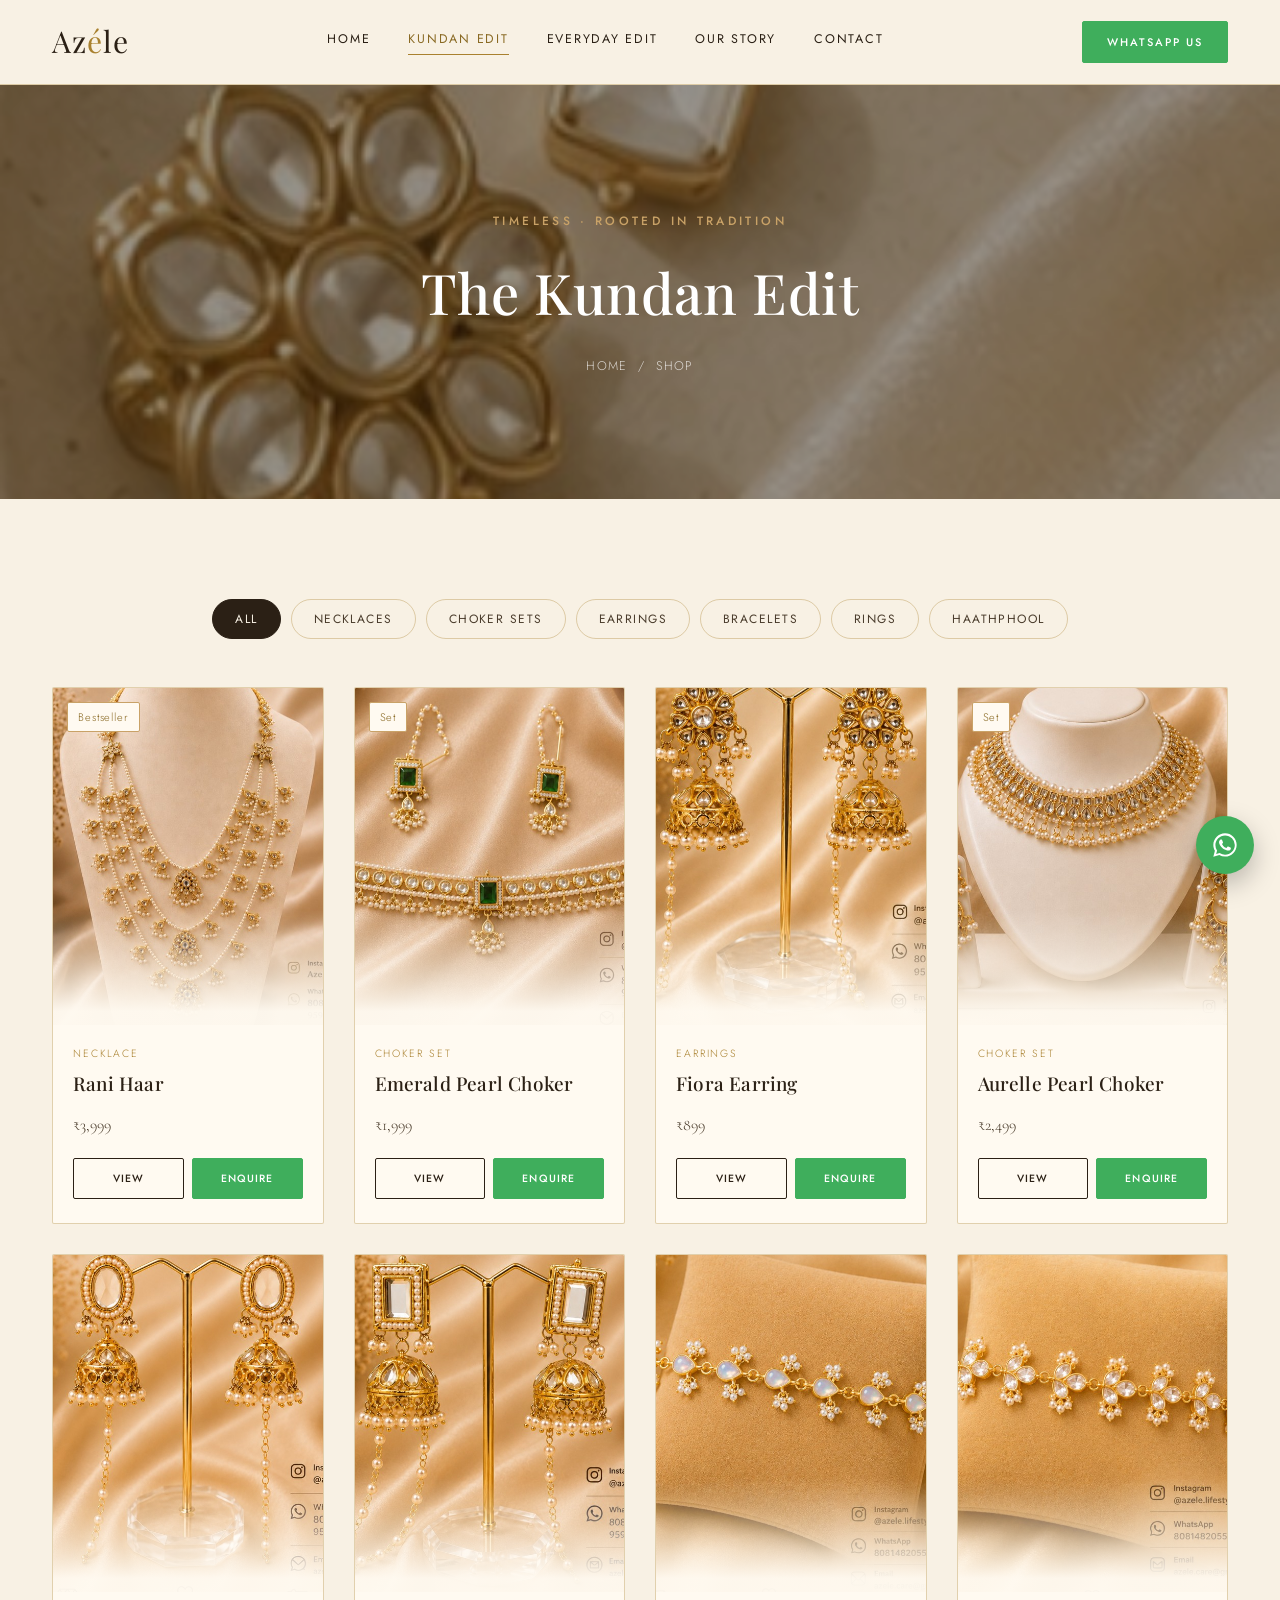
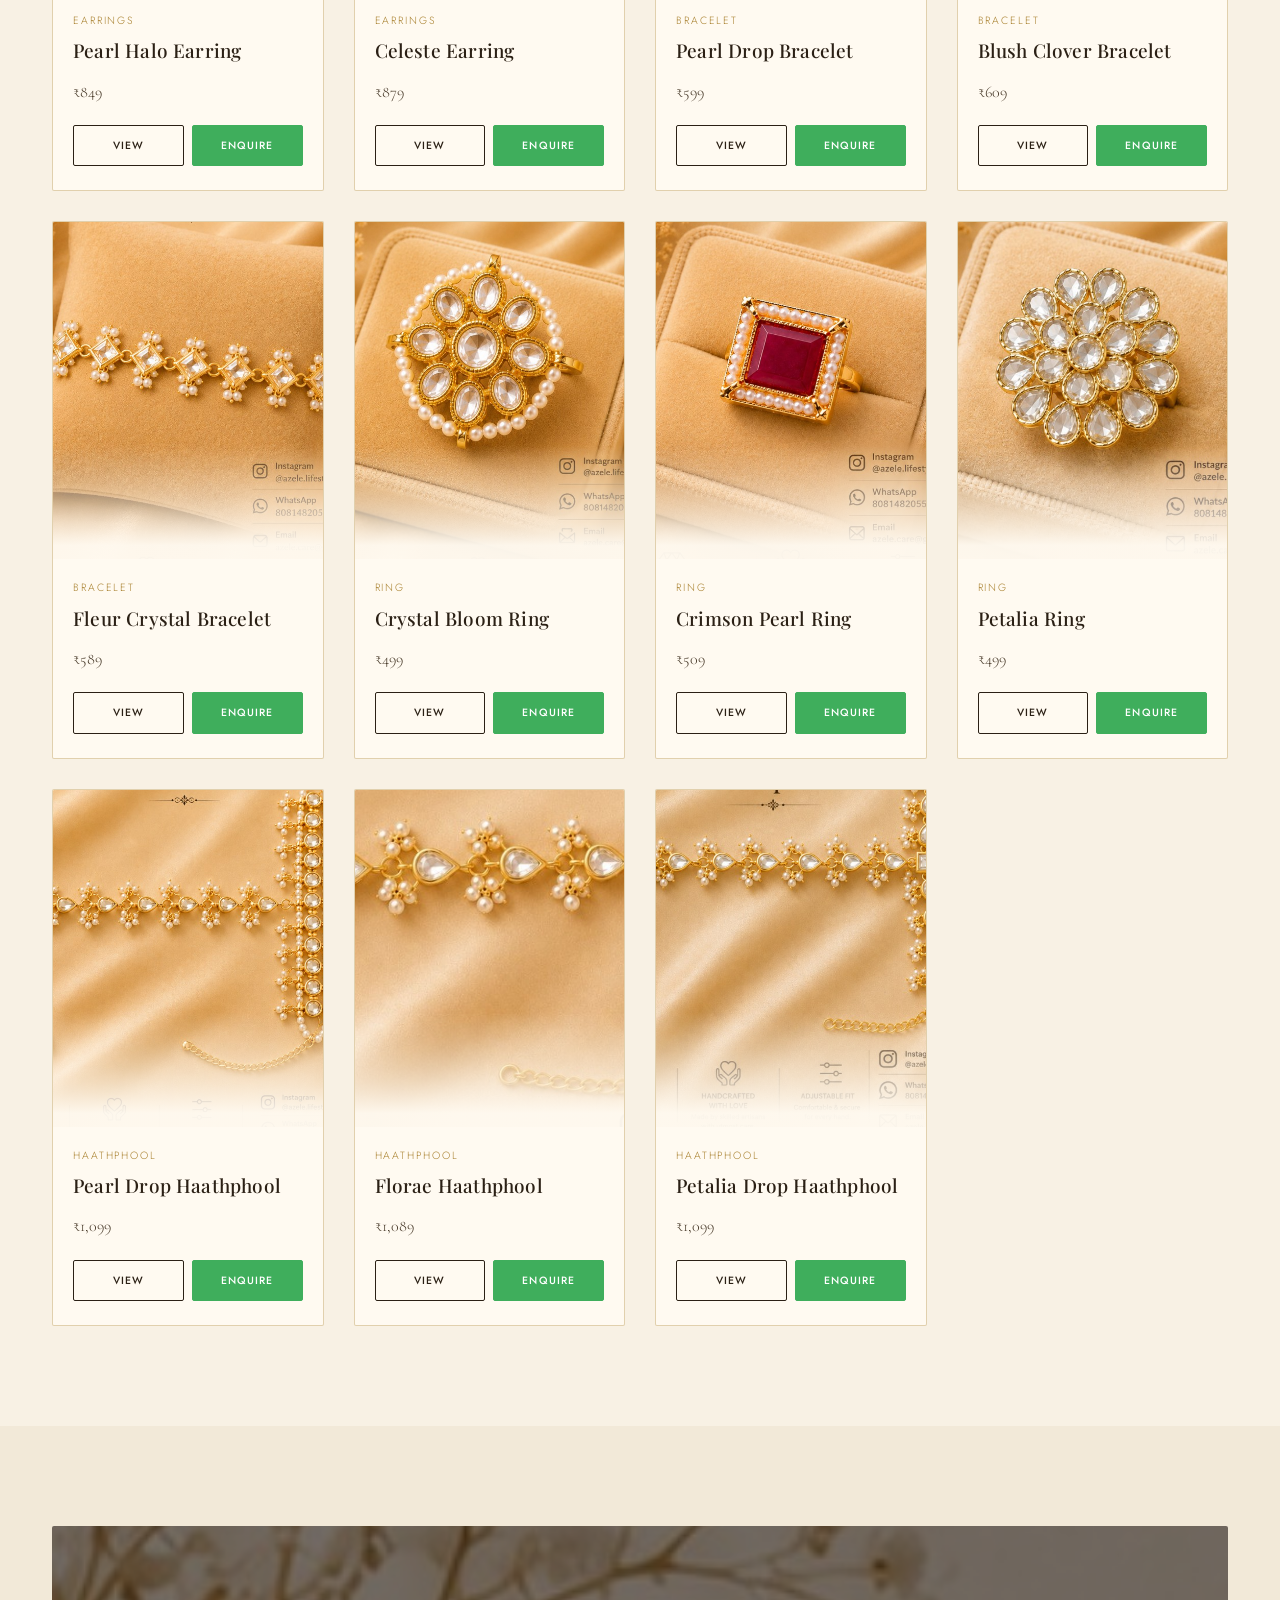
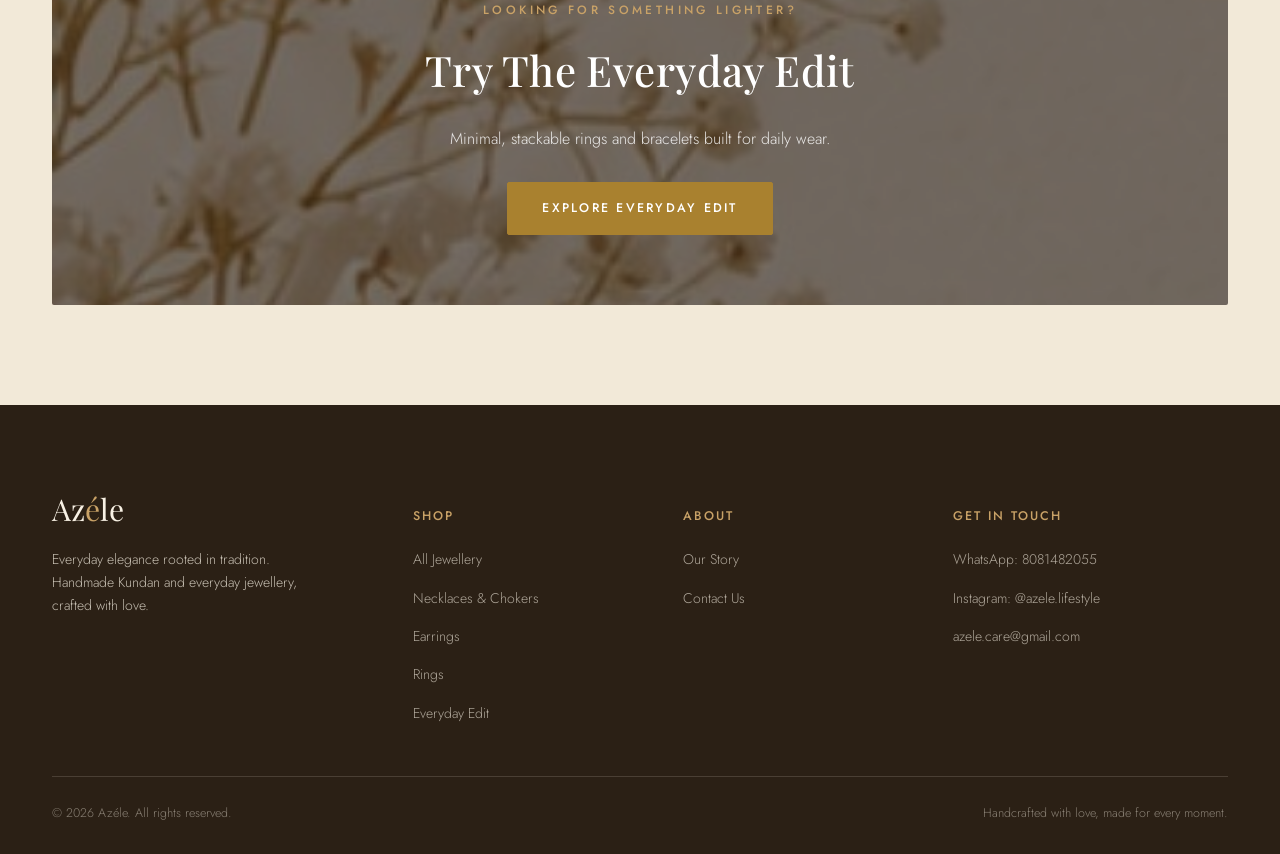
<file: shop.html>
<!DOCTYPE html>
<html lang="en">
<head>
<meta charset="UTF-8">
<meta name="viewport" content="width=device-width, initial-scale=1.0">
<title>Shop The Kundan Edit — Azéle</title>
<meta name="description" content="Browse Azéle's full handmade Kundan jewellery collection — necklaces, chokers, earrings, bracelets, rings and haathphools.">
<link rel="preconnect" href="https://fonts.googleapis.com">
<link rel="stylesheet" href="css/style.css">
</head>
<body>

<header class="site-header" id="site-header"></header>

<section class="page-hero">
  <img src="images/texture-jewelry-plate.jpg" alt="">
  <div class="scrim"></div>
  <div class="page-hero-content">
    <span class="eyebrow">Timeless &middot; Rooted in Tradition</span>
    <h1>The Kundan Edit</h1>
    <div class="breadcrumb"><a href="index.html">Home</a> &nbsp;/&nbsp; Shop</div>
  </div>
</section>

<section>
  <div class="wrap">
    <div class="filter-tabs" id="filter-tabs">
      <button data-cat="all" class="active">All</button>
      <button data-cat="necklaces">Necklaces</button>
      <button data-cat="chokers">Choker Sets</button>
      <button data-cat="earrings">Earrings</button>
      <button data-cat="bracelets">Bracelets</button>
      <button data-cat="rings">Rings</button>
      <button data-cat="haathphool">Haathphool</button>
    </div>
    <div class="product-grid" id="product-grid"></div>
  </div>
</section>

<section class="bg-soft">
  <div class="wrap">
    <div class="cta-banner" style="padding:70px 40px;">
      <img src="images/texture-flowers.jpg" alt="" style="object-position: left;">
      <div class="scrim"></div>
      <div class="cta-banner-content">
        <span class="eyebrow" style="color:var(--gold-light)">Looking For Something Lighter?</span>
        <h2>Try The Everyday Edit</h2>
        <p>Minimal, stackable rings and bracelets built for daily wear.</p>
        <a href="everyday-edit.html" class="btn btn-gold">Explore Everyday Edit</a>
      </div>
    </div>
  </div>
</section>

<footer class="site-footer" id="site-footer"></footer>

<script src="js/products.js"></script>
<script src="js/site.js"></script>
<script>
  renderHeader("shop");
  renderFooter();

  function cardHTML(p) {
    return `
      <div class="product-card" data-cat="${p.category}">
        <a href="product.html?slug=${p.slug}">
          <div class="product-media">
            ${p.tag ? `<span class="product-tag">${p.tag}</span>` : ""}
            <img src="${p.image}" alt="${p.name}" loading="lazy">
          </div>
        </a>
        <div class="product-info">
          <span class="product-cat">${p.categoryLabel}</span>
          <h3 class="product-name"><a href="product.html?slug=${p.slug}">${p.name}</a></h3>
          <span class="product-price">${formatPrice(p.price)}</span>
          <div class="product-actions">
            <a href="product.html?slug=${p.slug}" class="btn btn-sm">View</a>
            <a href="${productWhatsappLink(p)}" target="_blank" rel="noopener" class="btn btn-whatsapp btn-sm">Enquire</a>
          </div>
        </div>
      </div>
    `;
  }

  const grid = document.getElementById("product-grid");
  grid.innerHTML = PRODUCTS.map(cardHTML).join("");

  const tabs = document.querySelectorAll("#filter-tabs button");
  function applyFilter(cat) {
    tabs.forEach(t => t.classList.toggle("active", t.dataset.cat === cat));
    document.querySelectorAll("#product-grid .product-card").forEach(card => {
      card.style.display = (cat === "all" || card.dataset.cat === cat) ? "" : "none";
    });
  }
  tabs.forEach(t => t.addEventListener("click", () => {
    applyFilter(t.dataset.cat);
    history.replaceState(null, "", t.dataset.cat === "all" ? "shop.html" : `shop.html?cat=${t.dataset.cat}`);
  }));

  const params = new URLSearchParams(location.search);
  const initialCat = params.get("cat") || "all";
  applyFilter(initialCat);
</script>
</body>
</html>
</file>
<file: css/style.css>
/* ==========================================================================
   Azéle — Handmade Jewellery
   Design system: warm cream + antique gold, editorial serif + light sans
   ========================================================================== */

@import url('https://fonts.googleapis.com/css2?family=Playfair+Display:ital,wght@0,400;0,500;0,600;0,700;1,400;1,500&family=Cormorant+Garamond:ital,wght@0,400;0,500;0,600;1,400&family=Jost:wght@300;400;500;600&display=swap');

:root {
  --cream:        #f8f1e4;
  --cream-soft:    #f2e9d8;
  --cream-deep:    #e9dcc3;
  --card:          #fffaf1;
  --ink:           #2b2015;
  --ink-soft:      #4a3c2c;
  --gold:          #a9812f;
  --gold-light:    #c9a267;
  --gold-deep:     #8a6a24;
  --gold-line:     rgba(169, 129, 47, 0.35);
  --whatsapp:      #3fae5c;

  --font-display:  'Playfair Display', serif;
  --font-serif:    'Cormorant Garamond', serif;
  --font-sans:     'Jost', sans-serif;

  --max-width: 1240px;
  --radius: 2px;
}

* { box-sizing: border-box; }

html { scroll-behavior: smooth; }

body {
  margin: 0;
  background: var(--cream);
  color: var(--ink);
  font-family: var(--font-sans);
  font-weight: 300;
  line-height: 1.65;
  -webkit-font-smoothing: antialiased;
}

img { max-width: 100%; display: block; }

a { color: inherit; text-decoration: none; }

.wrap {
  max-width: var(--max-width);
  margin: 0 auto;
  padding: 0 32px;
}

/* ---------- Typography helpers ---------- */

h1, h2, h3, h4 {
  font-family: var(--font-display);
  font-weight: 500;
  color: var(--ink);
  margin: 0;
  letter-spacing: 0.01em;
}

.eyebrow {
  font-family: var(--font-sans);
  font-size: 12px;
  letter-spacing: 0.28em;
  text-transform: uppercase;
  color: var(--gold-deep);
  font-weight: 500;
}

.serif-italic {
  font-family: var(--font-serif);
  font-style: italic;
  font-size: 20px;
  color: var(--ink-soft);
}

.divider {
  display: flex;
  align-items: center;
  justify-content: center;
  gap: 14px;
  color: var(--gold);
  margin: 18px 0;
}
.divider::before,
.divider::after {
  content: '';
  height: 1px;
  width: 48px;
  background: var(--gold-line);
}
.divider.left {
  justify-content: flex-start;
}
.divider.left::after { display: none; }

.sparkle { font-size: 13px; }

/* ---------- Buttons ---------- */

.btn {
  display: inline-flex;
  align-items: center;
  justify-content: center;
  gap: 10px;
  padding: 15px 34px;
  font-family: var(--font-sans);
  font-size: 12.5px;
  letter-spacing: 0.18em;
  text-transform: uppercase;
  font-weight: 500;
  border-radius: var(--radius);
  border: 1px solid var(--ink);
  background: transparent;
  color: var(--ink);
  cursor: pointer;
  transition: all 0.35s ease;
  white-space: nowrap;
}
.btn:hover { background: var(--ink); color: var(--cream); }

.btn-gold {
  border-color: var(--gold);
  background: var(--gold);
  color: #fff;
}
.btn-gold:hover {
  background: var(--gold-deep);
  border-color: var(--gold-deep);
  color: #fff;
}

.btn-outline-light {
  border-color: rgba(255,255,255,0.7);
  color: #fff;
}
.btn-outline-light:hover {
  background: #fff;
  color: var(--ink);
}

.btn-whatsapp {
  border-color: var(--whatsapp);
  background: var(--whatsapp);
  color: #fff;
}
.btn-whatsapp:hover { background: #339249; border-color: #339249; }

.btn-sm { padding: 11px 24px; font-size: 11px; }
.btn-block { width: 100%; }

/* ---------- Header / Nav ---------- */

.site-header {
  position: sticky;
  top: 0;
  z-index: 100;
  background: rgba(248, 241, 228, 0.92);
  backdrop-filter: blur(8px);
  border-bottom: 1px solid var(--gold-line);
}

.nav {
  max-width: var(--max-width);
  margin: 0 auto;
  padding: 0 32px;
  display: flex;
  align-items: center;
  justify-content: space-between;
  height: 84px;
}

.logo {
  font-family: var(--font-display);
  font-size: 30px;
  letter-spacing: 0.03em;
  color: var(--ink);
}
.logo span { color: var(--gold); }

.nav-links {
  display: flex;
  gap: 38px;
  list-style: none;
  margin: 0;
  padding: 0;
}
.nav-links a {
  font-size: 12.5px;
  letter-spacing: 0.14em;
  text-transform: uppercase;
  font-weight: 400;
  padding-bottom: 4px;
  border-bottom: 1px solid transparent;
  transition: border-color 0.25s, color 0.25s;
}
.nav-links a:hover,
.nav-links a.active {
  border-color: var(--gold);
  color: var(--gold-deep);
}

.nav-actions {
  display: flex;
  align-items: center;
  gap: 18px;
}

.nav-toggle {
  display: none;
  background: none;
  border: none;
  font-size: 24px;
  cursor: pointer;
  color: var(--ink);
}

@media (max-width: 880px) {
  .nav-links {
    position: fixed;
    top: 84px; left: 0; right: 0;
    background: var(--cream);
    flex-direction: column;
    align-items: center;
    padding: 30px 0 36px;
    gap: 22px;
    border-bottom: 1px solid var(--gold-line);
    transform: translateY(-8px);
    opacity: 0;
    pointer-events: none;
    transition: all 0.3s ease;
  }
  .nav-links.open {
    transform: translateY(0);
    opacity: 1;
    pointer-events: auto;
  }
  .nav-toggle { display: block; }
  .nav-actions .btn span.btn-text { display: none; }
  .nav-actions .btn.btn-whatsapp {
    padding: 11px;
    width: 40px;
    height: 40px;
    gap: 0;
  }
}

.btn-icon { flex-shrink: 0; }
@media (min-width: 881px) {
  .btn-icon { display: none; }
}

/* ---------- Hero ---------- */

.hero {
  position: relative;
  display: flex;
  align-items: center;
  min-height: 86vh;
  overflow: hidden;
  background: var(--cream);
}

.hero-bg {
  position: absolute;
  inset: 0;
  width: 100%;
  height: 100%;
  object-fit: cover;
  object-position: center 30%;
  opacity: 0.9;
}

.hero-scrim {
  position: absolute;
  inset: 0;
  background: linear-gradient(90deg, rgba(248,241,228,0.94) 0%, rgba(248,241,228,0.68) 40%, rgba(248,241,228,0.25) 75%, rgba(248,241,228,0.05) 100%);
}

.hero-content {
  position: relative;
  z-index: 2;
  max-width: var(--max-width);
  margin: 0 auto;
  padding: 0 32px;
  width: 100%;
}

.hero-inner { max-width: 560px; }

.hero h1 {
  font-size: clamp(42px, 6vw, 68px);
  line-height: 1.08;
  margin: 18px 0 22px;
}
.hero h1 em {
  font-style: italic;
  color: var(--gold-deep);
}

.hero p.lead {
  font-size: 17px;
  color: var(--ink-soft);
  max-width: 440px;
  margin-bottom: 34px;
}

.hero-ctas { display: flex; gap: 16px; flex-wrap: wrap; }

.hero-badges {
  display: flex;
  gap: 28px;
  margin-top: 56px;
  flex-wrap: wrap;
}
.hero-badges .badge {
  font-size: 11.5px;
  letter-spacing: 0.15em;
  text-transform: uppercase;
  color: var(--ink-soft);
  display: flex;
  align-items: center;
  gap: 8px;
}
.hero-badges .badge::before {
  content: '◆';
  color: var(--gold);
  font-size: 8px;
}

/* ---------- Sections generic ---------- */

section { padding: 100px 0; }
.section-head { text-align: center; max-width: 640px; margin: 0 auto 60px; }
.section-head.left { text-align: left; margin: 0 0 50px; }
.section-head h2 { font-size: clamp(30px, 4vw, 44px); margin-top: 14px; }
.section-head p { color: var(--ink-soft); margin-top: 16px; font-size: 16px; }

.bg-soft { background: var(--cream-soft); }
.bg-ink { background: var(--ink); color: var(--cream); }
.bg-ink h2, .bg-ink h3, .bg-ink h4 { color: var(--cream); }
.bg-ink .eyebrow { color: var(--gold-light); }
.bg-ink p { color: rgba(248,241,228,0.75); }

/* ---------- Collection split (Kundan / Everyday) ---------- */

.collection-split {
  display: grid;
  grid-template-columns: 1fr 1fr;
  gap: 28px;
}
@media (max-width: 780px) { .collection-split { grid-template-columns: 1fr; } }

.collection-card {
  position: relative;
  overflow: hidden;
  border-radius: var(--radius);
  min-height: 480px;
  display: flex;
  align-items: flex-end;
  color: #fff;
}
.collection-card img {
  position: absolute;
  inset: 0;
  width: 100%; height: 100%;
  object-fit: cover;
  transition: transform 0.7s ease;
}
.collection-card:hover img { transform: scale(1.06); }
.collection-card::after {
  content: '';
  position: absolute; inset: 0;
  background: linear-gradient(180deg, rgba(20,15,8,0) 30%, rgba(20,15,8,0.82) 100%);
}
.collection-card-body {
  position: relative;
  z-index: 2;
  padding: 40px;
}
.collection-card .eyebrow { color: var(--gold-light); }
.collection-card h3 { color: #fff; font-size: 30px; margin: 10px 0 10px; }
.collection-card p { color: rgba(255,255,255,0.82); margin-bottom: 22px; max-width: 340px; }

/* ---------- Product grid & cards ---------- */

.product-grid {
  display: grid;
  grid-template-columns: repeat(4, 1fr);
  gap: 30px;
}
@media (max-width: 1080px) { .product-grid { grid-template-columns: repeat(3, 1fr); } }
@media (max-width: 760px) { .product-grid { grid-template-columns: repeat(2, 1fr); gap: 18px; } }

.product-card {
  background: var(--card);
  border: 1px solid var(--gold-line);
  border-radius: var(--radius);
  overflow: hidden;
  transition: box-shadow 0.3s ease, transform 0.3s ease;
  display: flex;
  flex-direction: column;
}
.product-card:hover {
  box-shadow: 0 18px 40px rgba(90, 66, 20, 0.14);
  transform: translateY(-4px);
}

.product-media {
  position: relative;
  aspect-ratio: 4 / 5;
  overflow: hidden;
  background: var(--cream-deep);
}
.product-media img {
  width: 100%; height: 100%;
  object-fit: cover;
  transition: transform 0.6s ease;
}
.product-card:hover .product-media img { transform: scale(1.08); }

.product-media::after {
  content: '';
  position: absolute;
  left: 0; right: 0; bottom: 0;
  height: 34%;
  background: linear-gradient(180deg, rgba(255,250,241,0) 0%, rgba(255,250,241,0.97) 88%);
  pointer-events: none;
}

.product-tag {
  position: absolute;
  top: 14px; left: 14px;
  z-index: 3;
  background: var(--card);
  border: 1px solid var(--gold-light);
  color: var(--gold-deep);
  font-size: 11px;
  letter-spacing: 0.08em;
  padding: 5px 10px;
  border-radius: var(--radius);
}

.product-info {
  padding: 20px 20px 24px;
  display: flex;
  flex-direction: column;
  gap: 6px;
  flex: 1;
}
.product-cat {
  font-size: 10.5px;
  letter-spacing: 0.18em;
  text-transform: uppercase;
  color: var(--gold);
}
.product-name {
  font-family: var(--font-display);
  font-size: 19px;
  margin: 0;
}
.product-price {
  margin-top: 6px;
  font-size: 16px;
  color: var(--ink-soft);
  font-family: var(--font-serif);
}
.product-actions {
  margin-top: 14px;
  display: flex;
  gap: 8px;
}
.product-actions .btn { flex: 1; padding: 11px 10px; font-size: 10.5px; letter-spacing: 0.1em; }

/* ---------- Filter tabs ---------- */

.filter-tabs {
  display: flex;
  justify-content: center;
  gap: 10px;
  flex-wrap: wrap;
  margin-bottom: 48px;
}
.filter-tabs button {
  background: transparent;
  border: 1px solid var(--gold-line);
  color: var(--ink-soft);
  padding: 10px 22px;
  font-family: var(--font-sans);
  font-size: 12px;
  letter-spacing: 0.12em;
  text-transform: uppercase;
  border-radius: 999px;
  cursor: pointer;
  transition: all 0.25s ease;
}
.filter-tabs button:hover { border-color: var(--gold); color: var(--gold-deep); }
.filter-tabs button.active {
  background: var(--ink);
  border-color: var(--ink);
  color: var(--cream);
}

/* ---------- Feature strip (badges row) ---------- */

.feature-strip {
  display: grid;
  grid-template-columns: repeat(4, 1fr);
  gap: 20px;
  padding: 56px 0;
  border-top: 1px solid var(--gold-line);
  border-bottom: 1px solid var(--gold-line);
}
@media (max-width: 780px) { .feature-strip { grid-template-columns: repeat(2, 1fr); } }
.feature-item { text-align: center; }
.feature-item .icon {
  width: 46px; height: 46px;
  margin: 0 auto 14px;
  display: flex; align-items: center; justify-content: center;
  border: 1px solid var(--gold-line);
  border-radius: 50%;
  color: var(--gold-deep);
  font-size: 18px;
}
.feature-item h4 { font-size: 14px; letter-spacing: 0.06em; }
.feature-item p { font-size: 13px; color: var(--ink-soft); margin: 6px 0 0; }

/* ---------- Testimonials ---------- */

.testimonial-grid {
  display: grid;
  grid-template-columns: repeat(3, 1fr);
  gap: 28px;
}
@media (max-width: 880px) { .testimonial-grid { grid-template-columns: 1fr; } }
.testimonial-card {
  background: var(--card);
  border: 1px solid var(--gold-line);
  padding: 34px 30px;
  border-radius: var(--radius);
}
.testimonial-card .stars { color: var(--gold); letter-spacing: 3px; margin-bottom: 16px; }
.testimonial-card p.quote {
  font-family: var(--font-serif);
  font-size: 18px;
  font-style: italic;
  color: var(--ink-soft);
  margin-bottom: 20px;
}
.testimonial-card .author { font-size: 13px; letter-spacing: 0.06em; text-transform: uppercase; color: var(--gold-deep); }

/* ---------- Footer ---------- */

.site-footer {
  background: var(--ink);
  color: rgba(248,241,228,0.75);
  padding: 80px 0 30px;
}
.footer-grid {
  display: grid;
  grid-template-columns: 1.4fr 1fr 1fr 1.2fr;
  gap: 40px;
  padding-bottom: 50px;
  border-bottom: 1px solid rgba(248,241,228,0.15);
}
@media (max-width: 880px) { .footer-grid { grid-template-columns: 1fr 1fr; } }
@media (max-width: 560px) { .footer-grid { grid-template-columns: 1fr; } }

.footer-grid h5 {
  color: var(--gold-light);
  font-family: var(--font-sans);
  font-size: 12.5px;
  letter-spacing: 0.16em;
  text-transform: uppercase;
  margin-bottom: 20px;
  font-weight: 500;
}
.footer-logo { font-family: var(--font-display); font-size: 30px; color: var(--cream); margin-bottom: 14px; }
.footer-links { list-style: none; padding: 0; margin: 0; display: flex; flex-direction: column; gap: 12px; }
.footer-links a { font-size: 14px; opacity: 0.85; transition: opacity 0.2s, color 0.2s; }
.footer-links a:hover { opacity: 1; color: var(--gold-light); }
.footer-bottom {
  padding-top: 26px;
  display: flex;
  justify-content: space-between;
  flex-wrap: wrap;
  gap: 10px;
  font-size: 12.5px;
  opacity: 0.6;
}

/* ---------- WhatsApp floating button ---------- */

.wa-float {
  position: fixed;
  bottom: 26px; right: 26px;
  z-index: 200;
  width: 58px; height: 58px;
  border-radius: 50%;
  background: var(--whatsapp);
  display: flex; align-items: center; justify-content: center;
  box-shadow: 0 10px 26px rgba(0,0,0,0.25);
  transition: transform 0.25s ease;
}
.wa-float:hover { transform: scale(1.08); }
.wa-float svg { width: 28px; height: 28px; fill: #fff; }

/* ---------- Page hero (interior pages) ---------- */

.page-hero {
  position: relative;
  min-height: 46vh;
  display: flex;
  align-items: center;
  justify-content: center;
  text-align: center;
  overflow: hidden;
}
.page-hero img {
  position: absolute; inset: 0;
  width: 100%; height: 100%;
  object-fit: cover;
}
.page-hero .scrim {
  position: absolute; inset: 0;
  background: rgba(30,22,12,0.46);
}
.page-hero-content { position: relative; z-index: 2; color: #fff; padding: 0 24px; }
.page-hero .eyebrow { color: var(--gold-light); }
.page-hero h1 { color: #fff; font-size: clamp(36px, 5vw, 56px); margin-top: 12px; }
.breadcrumb { margin-top: 18px; font-size: 12.5px; letter-spacing: 0.1em; text-transform: uppercase; color: rgba(255,255,255,0.75); }
.breadcrumb a:hover { color: #fff; }

/* ---------- About page ---------- */

.about-split {
  display: grid;
  grid-template-columns: 1fr 1fr;
  gap: 70px;
  align-items: center;
}
@media (max-width: 880px) { .about-split { grid-template-columns: 1fr; gap: 40px; } }
.about-split img { border-radius: var(--radius); width: 100%; }
.about-split.reverse .img-col { order: 2; }
@media (max-width: 880px) { .about-split.reverse .img-col { order: 0; } }

.photo-fade {
  --fade-color: var(--cream);
  position: relative;
  overflow: hidden;
  border-radius: var(--radius);
}
.photo-fade img { display: block; border-radius: 0; }
.photo-fade::after {
  content: '';
  position: absolute;
  left: 0; right: 0; bottom: 0;
  height: 32%;
  background: linear-gradient(180deg, rgba(0,0,0,0) 0%, var(--fade-color) 90%);
  pointer-events: none;
}

.value-list { list-style: none; padding: 0; margin: 30px 0 0; display: flex; flex-direction: column; gap: 22px; }
.value-list li { display: flex; gap: 18px; }
.value-list .num {
  font-family: var(--font-display);
  font-size: 22px;
  color: var(--gold);
  min-width: 40px;
}
.value-list h4 { font-size: 16px; margin-bottom: 6px; }
.value-list p { margin: 0; font-size: 14.5px; color: var(--ink-soft); }

/* ---------- Contact page ---------- */

.contact-grid {
  display: grid;
  grid-template-columns: 1fr 1fr;
  gap: 60px;
}
@media (max-width: 880px) { .contact-grid { grid-template-columns: 1fr; } }

.contact-info-item {
  display: flex;
  gap: 18px;
  padding: 24px 0;
  border-bottom: 1px solid var(--gold-line);
}
.contact-info-item .icon {
  width: 44px; height: 44px;
  border-radius: 50%;
  border: 1px solid var(--gold-line);
  display: flex; align-items: center; justify-content: center;
  color: var(--gold-deep);
  flex-shrink: 0;
}
.contact-info-item h4 { font-size: 15px; margin-bottom: 4px; }
.contact-info-item p, .contact-info-item a { font-size: 14.5px; color: var(--ink-soft); }

.form-field { margin-bottom: 20px; }
.form-field label {
  display: block;
  font-size: 12px;
  letter-spacing: 0.1em;
  text-transform: uppercase;
  color: var(--ink-soft);
  margin-bottom: 8px;
}
.form-field input,
.form-field textarea,
.form-field select {
  width: 100%;
  padding: 14px 16px;
  border: 1px solid var(--gold-line);
  background: var(--card);
  font-family: var(--font-sans);
  font-size: 14.5px;
  color: var(--ink);
  border-radius: var(--radius);
}
.form-field input:focus,
.form-field textarea:focus,
.form-field select:focus {
  outline: none;
  border-color: var(--gold);
}
.form-field textarea { resize: vertical; min-height: 130px; }

/* ---------- Product detail page ---------- */

.product-detail {
  display: grid;
  grid-template-columns: 1fr 1fr;
  gap: 64px;
}
@media (max-width: 880px) { .product-detail { grid-template-columns: 1fr; gap: 34px; } }
.product-detail-media {
  border-radius: var(--radius);
  overflow: hidden;
  aspect-ratio: 4/5;
  position: relative;
}
.product-detail-media img { width: 100%; height: 100%; object-fit: cover; }
.product-detail-media::after {
  content: '';
  position: absolute; left:0; right:0; bottom:0; height: 28%;
  background: linear-gradient(180deg, rgba(255,250,241,0) 0%, rgba(255,250,241,0.9) 90%);
  pointer-events: none;
}
.pd-price { font-family: var(--font-serif); font-size: 30px; color: var(--gold-deep); margin: 14px 0 22px; }
.pd-desc { color: var(--ink-soft); font-size: 15.5px; margin-bottom: 26px; }
.pd-meta { list-style: none; padding: 0; margin: 26px 0; display: flex; flex-direction: column; gap: 10px; }
.pd-meta li { font-size: 14px; color: var(--ink-soft); display: flex; gap: 10px; }
.pd-meta li b { color: var(--ink); font-weight: 500; min-width: 110px; }
.pd-actions { display: flex; gap: 14px; margin-top: 28px; flex-wrap: wrap; }
.pd-note {
  margin-top: 30px;
  padding: 16px 18px;
  background: var(--cream-soft);
  border: 1px solid var(--gold-line);
  font-size: 13px;
  color: var(--ink-soft);
  border-radius: var(--radius);
}

/* ---------- Everyday Edit stacks ---------- */

.stack-block {
  display: grid;
  grid-template-columns: 0.9fr 1.1fr;
  gap: 60px;
  align-items: center;
  margin-bottom: 90px;
}
.stack-block.reverse { grid-template-columns: 1.1fr 0.9fr; }
.stack-block.reverse .stack-img { order: 2; }
@media (max-width: 880px) {
  .stack-block, .stack-block.reverse { grid-template-columns: 1fr; gap: 30px; }
  .stack-block.reverse .stack-img { order: 0; }
}
.stack-img { border-radius: var(--radius); overflow: hidden; }
.stack-img img { width: 100%; }
.stack-tagline { font-family: var(--font-serif); font-style: italic; font-size: 22px; color: var(--gold-deep); margin: 10px 0 20px; }
.stack-features { display: flex; gap: 24px; flex-wrap: wrap; margin: 26px 0 30px; }
.stack-features span { font-size: 12px; letter-spacing: 0.08em; text-transform: uppercase; color: var(--ink-soft); display:flex; align-items:center; gap:8px;}
.stack-features span::before { content:'◆'; color: var(--gold); font-size: 7px; }

/* ---------- CTA banner ---------- */

.cta-banner {
  position: relative;
  border-radius: var(--radius);
  overflow: hidden;
  padding: 90px 40px;
  text-align: center;
  color: #fff;
}
.cta-banner img { position: absolute; inset: 0; width: 100%; height: 100%; object-fit: cover; }
.cta-banner .scrim { position: absolute; inset: 0; background: rgba(25,18,10,0.6); }
.cta-banner-content { position: relative; z-index: 2; max-width: 600px; margin: 0 auto; }
.cta-banner h2 { color: #fff; font-size: clamp(28px,4vw,42px); margin: 14px 0 20px; }
.cta-banner p { color: rgba(255,255,255,0.85); margin-bottom: 30px; }

/* ---------- Utility ---------- */

.mt-0 { margin-top: 0; }
.text-center { text-align: center; }
.empty-state { text-align: center; padding: 80px 20px; color: var(--ink-soft); }
</file>
